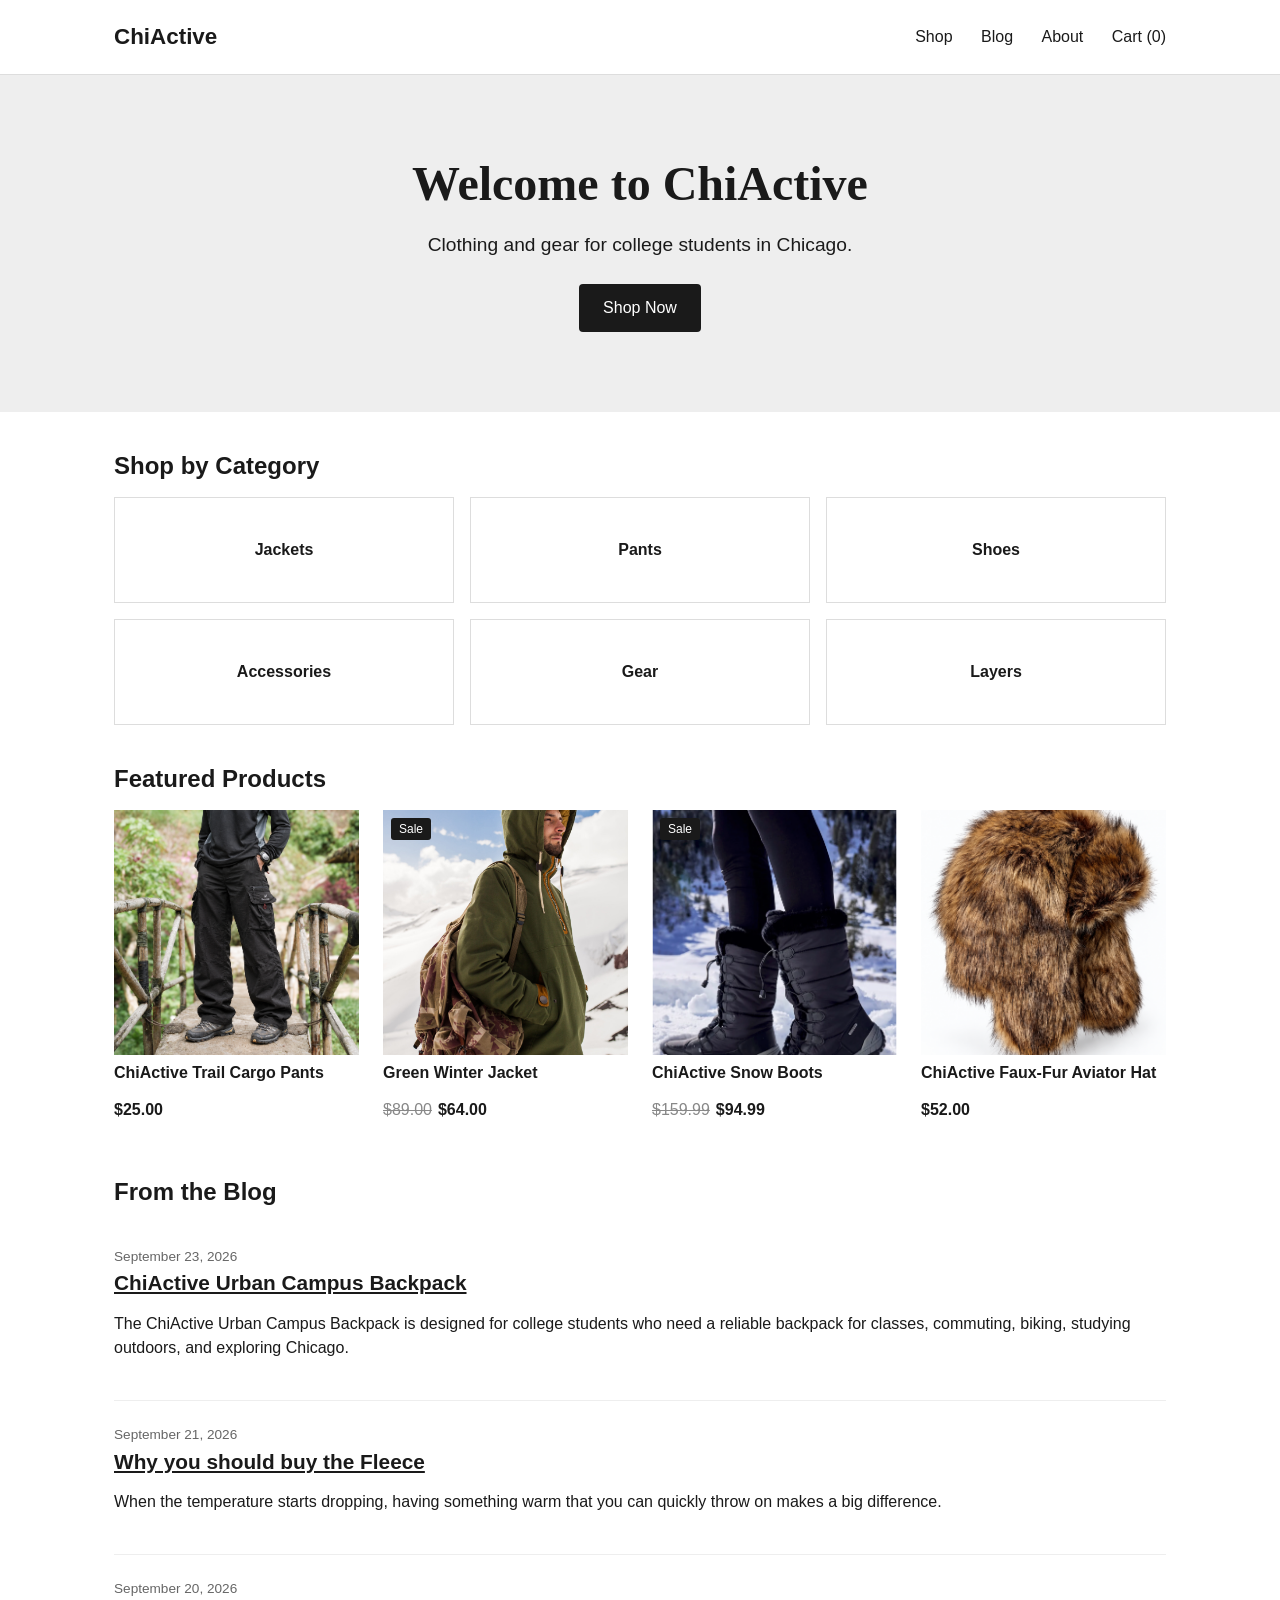
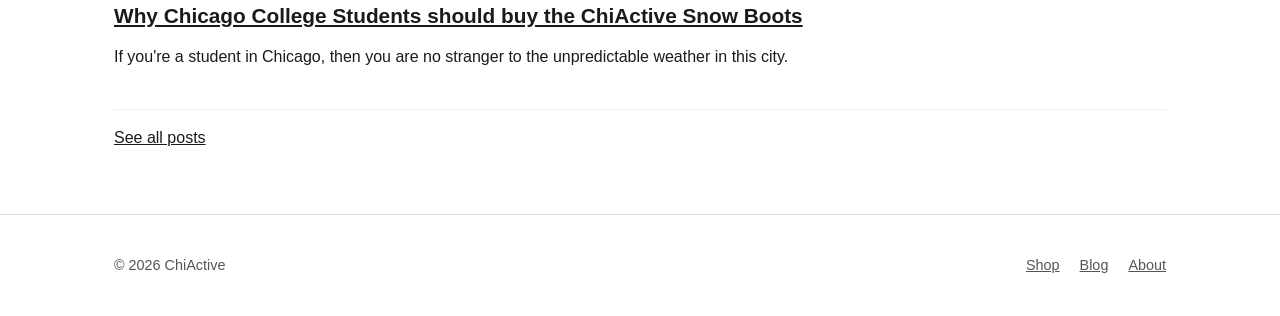
<file: designs/website-design-par/starter-site/index.html>
<!DOCTYPE html>
<html lang="en">
<head>
<meta charset="UTF-8">
<meta name="viewport" content="width=device-width, initial-scale=1">
<title>ChiActive</title>
<link rel="stylesheet" href="styles.css">
</head>
<body>

<header class="site-header">
  <div class="container">
    <a class="site-title" href="index.html">ChiActive</a>
    <nav class="site-nav">
      <a href="shop.html">Shop</a>
      <a href="blog/index.html">Blog</a>
      <a href="about.html">About</a>
      <a href="#">Cart (0)</a>
    </nav>
  </div>
</header>

<section class="hero">
  <div class="container">
    <h1>Welcome to ChiActive</h1>
    <p>Clothing and gear for college students in Chicago.</p>
    <a class="btn" href="shop.html">Shop Now</a>
  </div>
</section>

<main class="container">

  <h2>Shop by Category</h2>
  <div class="tiles">
    <a class="tile" href="jackets/index.html">Jackets</a>
    <a class="tile" href="pants/index.html">Pants</a>
    <a class="tile" href="#">Shoes</a>
    <a class="tile" href="#">Accessories</a>
    <a class="tile" href="#">Gear</a>
    <a class="tile" href="#">Layers</a>
  </div>

  <h2>Featured Products</h2>
  <div class="product-grid">
    <div class="product-card">
      <a href="pants/chiactive-trail-cargo-pants.html">
        <img src="images/d8fe858e-eb62-4d03-a595-571e5113690c.png" alt="ChiActive Trail Cargo Pants">
        <h3>ChiActive Trail Cargo Pants</h3>
        <p class="price">$25.00</p>
      </a>
    </div>
    <div class="product-card">
      <span class="badge-sale">Sale</span>
      <a href="jackets/index.html">
        <img src="images/young-hipster-man-hiking-mountains-winter-vacation-traveling-scaled.jpg" alt="Green Winter Jacket">
        <h3>Green Winter Jacket</h3>
        <p class="price"><span class="price-old">$89.00</span>$64.00</p>
      </a>
    </div>
    <div class="product-card">
      <span class="badge-sale">Sale</span>
      <a href="#">
        <img src="images/Screenshot-2026-09-16-at-8.33.54-AM.png" alt="ChiActive Snow Boots">
        <h3>ChiActive Snow Boots</h3>
        <p class="price"><span class="price-old">$159.99</span>$94.99</p>
      </a>
    </div>
    <div class="product-card">
      <a href="#">
        <img src="images/chi-active-aviator-hat-2.png" alt="ChiActive Faux-Fur Aviator Hat">
        <h3>ChiActive Faux-Fur Aviator Hat</h3>
        <p class="price">$52.00</p>
      </a>
    </div>
  </div>

  <h2>From the Blog</h2>
  <div class="post-list">
    <article class="no-image">
      <div>
        <p class="post-meta">September 23, 2026</p>
        <h2><a href="blog/chiactive-urban-campus-backpack.html">ChiActive Urban Campus Backpack</a></h2>
        <p>The ChiActive Urban Campus Backpack is designed for college students who need a reliable backpack for classes, commuting, biking, studying outdoors, and exploring Chicago.</p>
      </div>
    </article>
    <article class="no-image">
      <div>
        <p class="post-meta">September 21, 2026</p>
        <h2><a href="#">Why you should buy the Fleece</a></h2>
        <p>When the temperature starts dropping, having something warm that you can quickly throw on makes a big difference.</p>
      </div>
    </article>
    <article class="no-image">
      <div>
        <p class="post-meta">September 20, 2026</p>
        <h2><a href="#">Why Chicago College Students should buy the ChiActive Snow Boots</a></h2>
        <p>If you're a student in Chicago, then you are no stranger to the unpredictable weather in this city.</p>
      </div>
    </article>
  </div>
  <p><a href="blog/index.html">See all posts</a></p>

</main>

<footer class="site-footer">
  <div class="container">
    <div>&copy; 2026 ChiActive</div>
    <div>
      <a href="shop.html">Shop</a>
      <a href="blog/index.html">Blog</a>
      <a href="about.html">About</a>
    </div>
  </div>
</footer>

</body>
</html>
</file>
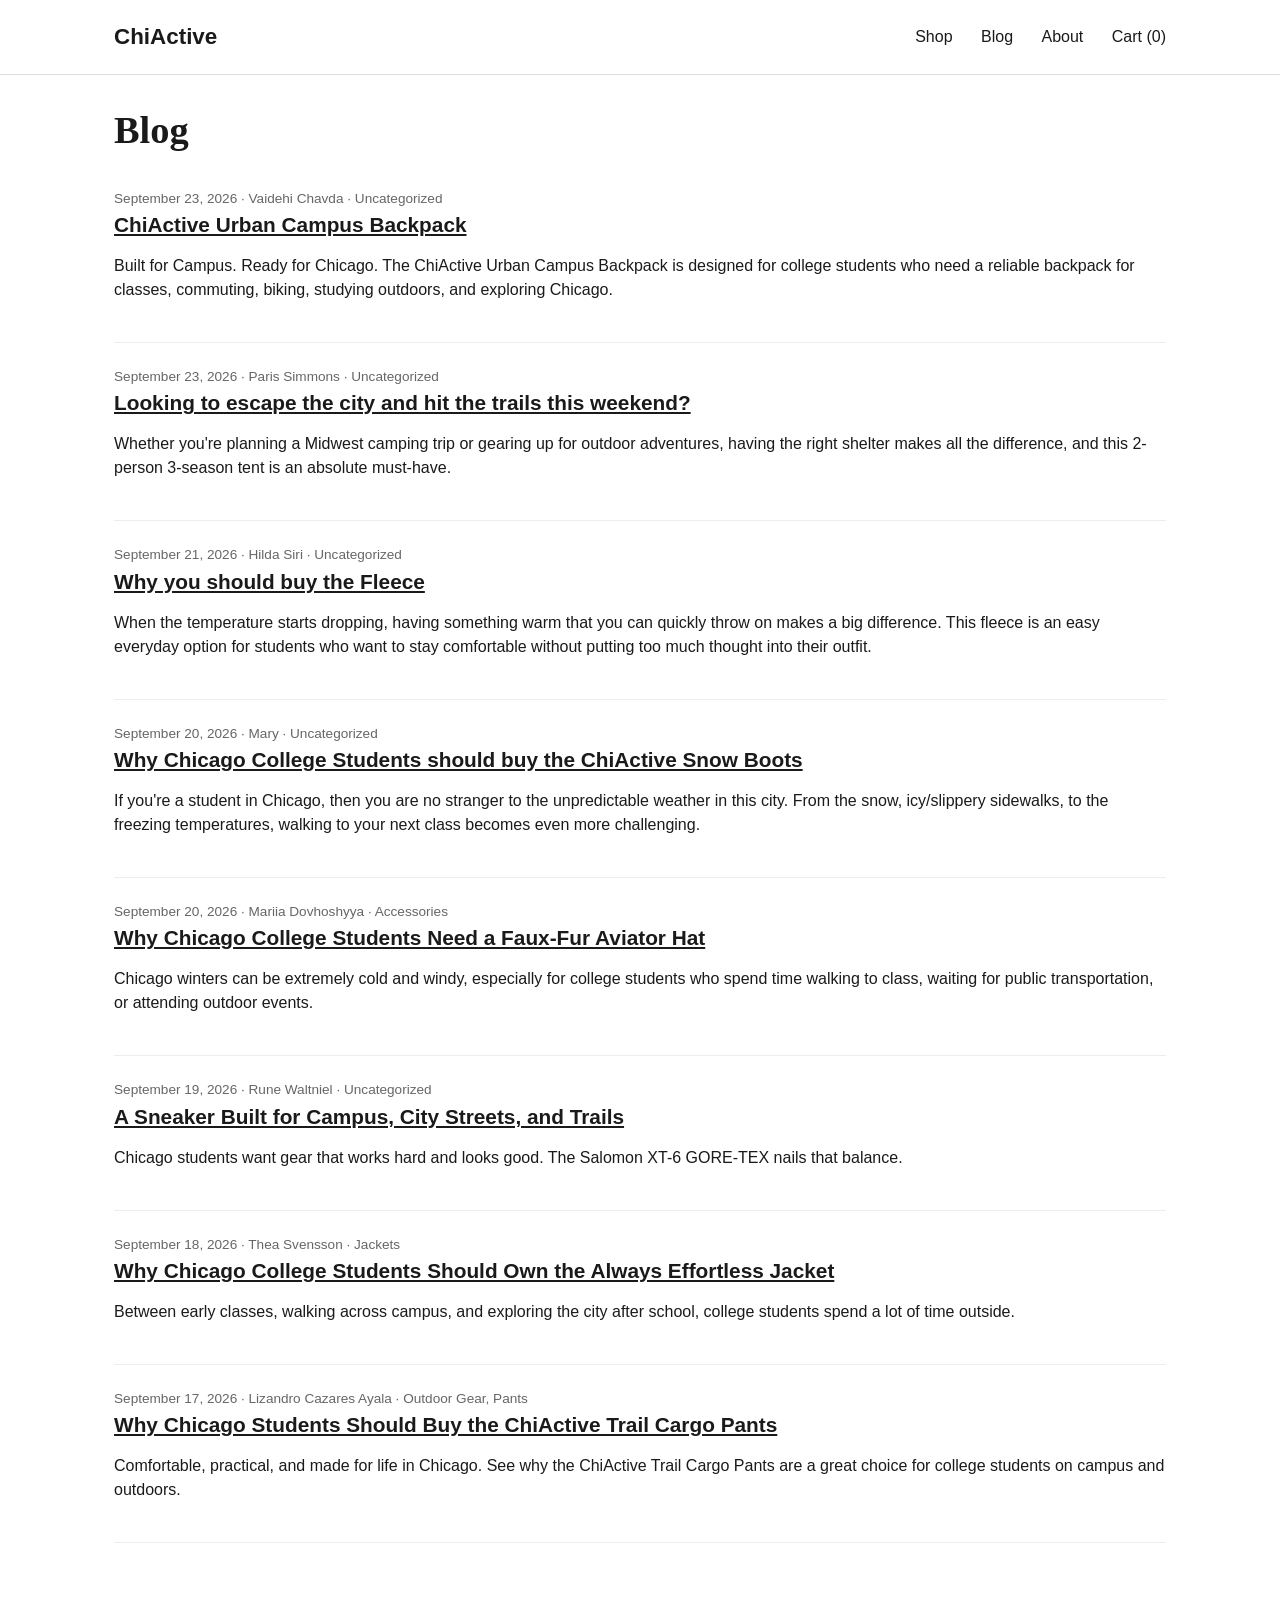
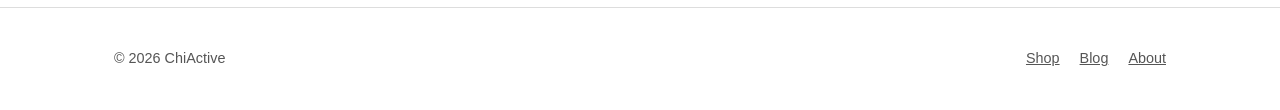
<file: designs/website-design-par/starter-site/blog/index.html>
<!DOCTYPE html>
<html lang="en">
<head>
<meta charset="UTF-8">
<meta name="viewport" content="width=device-width, initial-scale=1">
<title>Blog | ChiActive</title>
<link rel="stylesheet" href="../styles.css">
</head>
<body>

<header class="site-header">
  <div class="container">
    <a class="site-title" href="../index.html">ChiActive</a>
    <nav class="site-nav">
      <a href="../shop.html">Shop</a>
      <a href="../blog/index.html">Blog</a>
      <a href="../about.html">About</a>
      <a href="#">Cart (0)</a>
    </nav>
  </div>
</header>

<main class="container">
  <h1>Blog</h1>

  <div class="post-list">

    <article class="no-image">
      <div>
        <p class="post-meta">September 23, 2026 &middot; Vaidehi Chavda &middot; Uncategorized</p>
        <h2><a href="chiactive-urban-campus-backpack.html">ChiActive Urban Campus Backpack</a></h2>
        <p>Built for Campus. Ready for Chicago. The ChiActive Urban Campus Backpack is designed for college students who need a reliable backpack for classes, commuting, biking, studying outdoors, and exploring Chicago.</p>
      </div>
    </article>

    <article class="no-image">
      <div>
        <p class="post-meta">September 23, 2026 &middot; Paris Simmons &middot; Uncategorized</p>
        <h2><a href="#">Looking to escape the city and hit the trails this weekend?</a></h2>
        <p>Whether you're planning a Midwest camping trip or gearing up for outdoor adventures, having the right shelter makes all the difference, and this 2-person 3-season tent is an absolute must-have.</p>
      </div>
    </article>

    <article class="no-image">
      <div>
        <p class="post-meta">September 21, 2026 &middot; Hilda Siri &middot; Uncategorized</p>
        <h2><a href="#">Why you should buy the Fleece</a></h2>
        <p>When the temperature starts dropping, having something warm that you can quickly throw on makes a big difference. This fleece is an easy everyday option for students who want to stay comfortable without putting too much thought into their outfit.</p>
      </div>
    </article>

    <article class="no-image">
      <div>
        <p class="post-meta">September 20, 2026 &middot; Mary &middot; Uncategorized</p>
        <h2><a href="#">Why Chicago College Students should buy the ChiActive Snow Boots</a></h2>
        <p>If you're a student in Chicago, then you are no stranger to the unpredictable weather in this city. From the snow, icy/slippery sidewalks, to the freezing temperatures, walking to your next class becomes even more challenging.</p>
      </div>
    </article>

    <article class="no-image">
      <div>
        <p class="post-meta">September 20, 2026 &middot; Mariia Dovhoshyya &middot; Accessories</p>
        <h2><a href="#">Why Chicago College Students Need a Faux-Fur Aviator Hat</a></h2>
        <p>Chicago winters can be extremely cold and windy, especially for college students who spend time walking to class, waiting for public transportation, or attending outdoor events.</p>
      </div>
    </article>

    <article class="no-image">
      <div>
        <p class="post-meta">September 19, 2026 &middot; Rune Waltniel &middot; Uncategorized</p>
        <h2><a href="#">A Sneaker Built for Campus, City Streets, and Trails</a></h2>
        <p>Chicago students want gear that works hard and looks good. The Salomon XT-6 GORE-TEX nails that balance.</p>
      </div>
    </article>

    <article class="no-image">
      <div>
        <p class="post-meta">September 18, 2026 &middot; Thea Svensson &middot; Jackets</p>
        <h2><a href="#">Why Chicago College Students Should Own the Always Effortless Jacket</a></h2>
        <p>Between early classes, walking across campus, and exploring the city after school, college students spend a lot of time outside.</p>
      </div>
    </article>

    <article class="no-image">
      <div>
        <p class="post-meta">September 17, 2026 &middot; Lizandro Cazares Ayala &middot; Outdoor Gear, Pants</p>
        <h2><a href="#">Why Chicago Students Should Buy the ChiActive Trail Cargo Pants</a></h2>
        <p>Comfortable, practical, and made for life in Chicago. See why the ChiActive Trail Cargo Pants are a great choice for college students on campus and outdoors.</p>
      </div>
    </article>

  </div>
</main>

<footer class="site-footer">
  <div class="container">
    <div>&copy; 2026 ChiActive</div>
    <div>
      <a href="../shop.html">Shop</a>
      <a href="../blog/index.html">Blog</a>
      <a href="../about.html">About</a>
    </div>
  </div>
</footer>

</body>
</html>
</file>
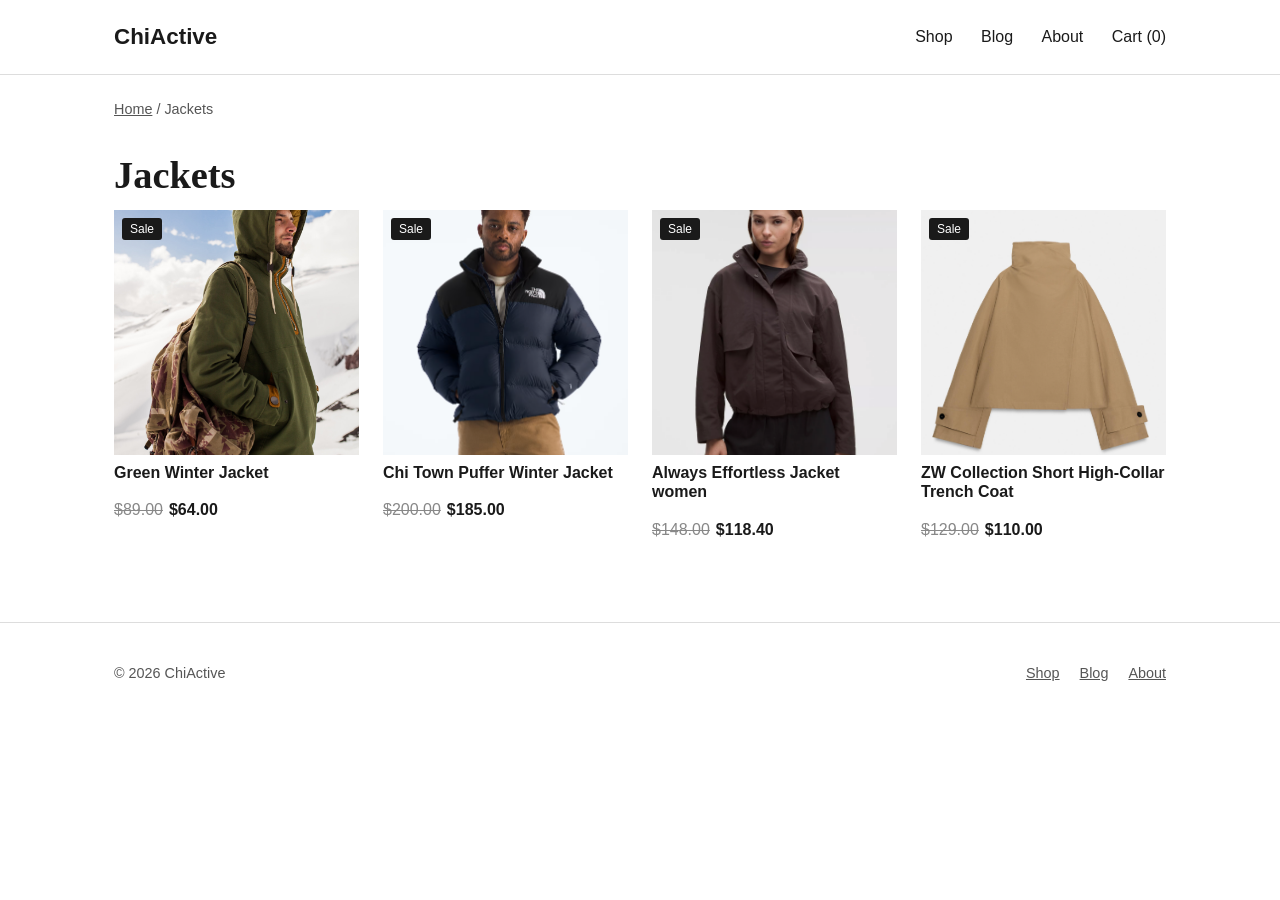
<file: designs/website-design-par/starter-site/jackets/index.html>
<!DOCTYPE html>
<html lang="en">
<head>
<meta charset="UTF-8">
<meta name="viewport" content="width=device-width, initial-scale=1">
<title>Jackets | ChiActive</title>
<link rel="stylesheet" href="../styles.css">
</head>
<body>

<header class="site-header">
  <div class="container">
    <a class="site-title" href="../index.html">ChiActive</a>
    <nav class="site-nav">
      <a href="../shop.html">Shop</a>
      <a href="../blog/index.html">Blog</a>
      <a href="../about.html">About</a>
      <a href="#">Cart (0)</a>
    </nav>
  </div>
</header>

<main class="container">
  <p class="breadcrumb"><a href="../index.html">Home</a> / Jackets</p>
  <h1>Jackets</h1>

  <div class="product-grid">
    <div class="product-card">
      <span class="badge-sale">Sale</span>
      <a href="#">
        <img src="../images/young-hipster-man-hiking-mountains-winter-vacation-traveling-scaled.jpg" alt="Green Winter Jacket">
        <h3>Green Winter Jacket</h3>
        <p class="price"><span class="price-old">$89.00</span>$64.00</p>
      </a>
    </div>
    <div class="product-card">
      <span class="badge-sale">Sale</span>
      <a href="#">
        <img src="../images/Screenshot-2026-09-16-at-8.30.52-AM.png" alt="Chi Town Puffer Winter Jacket">
        <h3>Chi Town Puffer Winter Jacket</h3>
        <p class="price"><span class="price-old">$200.00</span>$185.00</p>
      </a>
    </div>
    <div class="product-card">
      <span class="badge-sale">Sale</span>
      <a href="#">
        <img src="../images/Skarmavbild-2026-09-16-kl.-08.30.03.png" alt="Always Effortless Jacket women">
        <h3>Always Effortless Jacket women</h3>
        <p class="price"><span class="price-old">$148.00</span>$118.40</p>
      </a>
    </div>
    <div class="product-card">
      <span class="badge-sale">Sale</span>
      <a href="#">
        <img src="../images/Screenshot-2026-09-16-at-08.26.32.png" alt="ZW Collection Short High-Collar Trench Coat">
        <h3>ZW Collection Short High-Collar Trench Coat</h3>
        <p class="price"><span class="price-old">$129.00</span>$110.00</p>
      </a>
    </div>
  </div>
</main>

<footer class="site-footer">
  <div class="container">
    <div>&copy; 2026 ChiActive</div>
    <div>
      <a href="../shop.html">Shop</a>
      <a href="../blog/index.html">Blog</a>
      <a href="../about.html">About</a>
    </div>
  </div>
</footer>

</body>
</html>
</file>
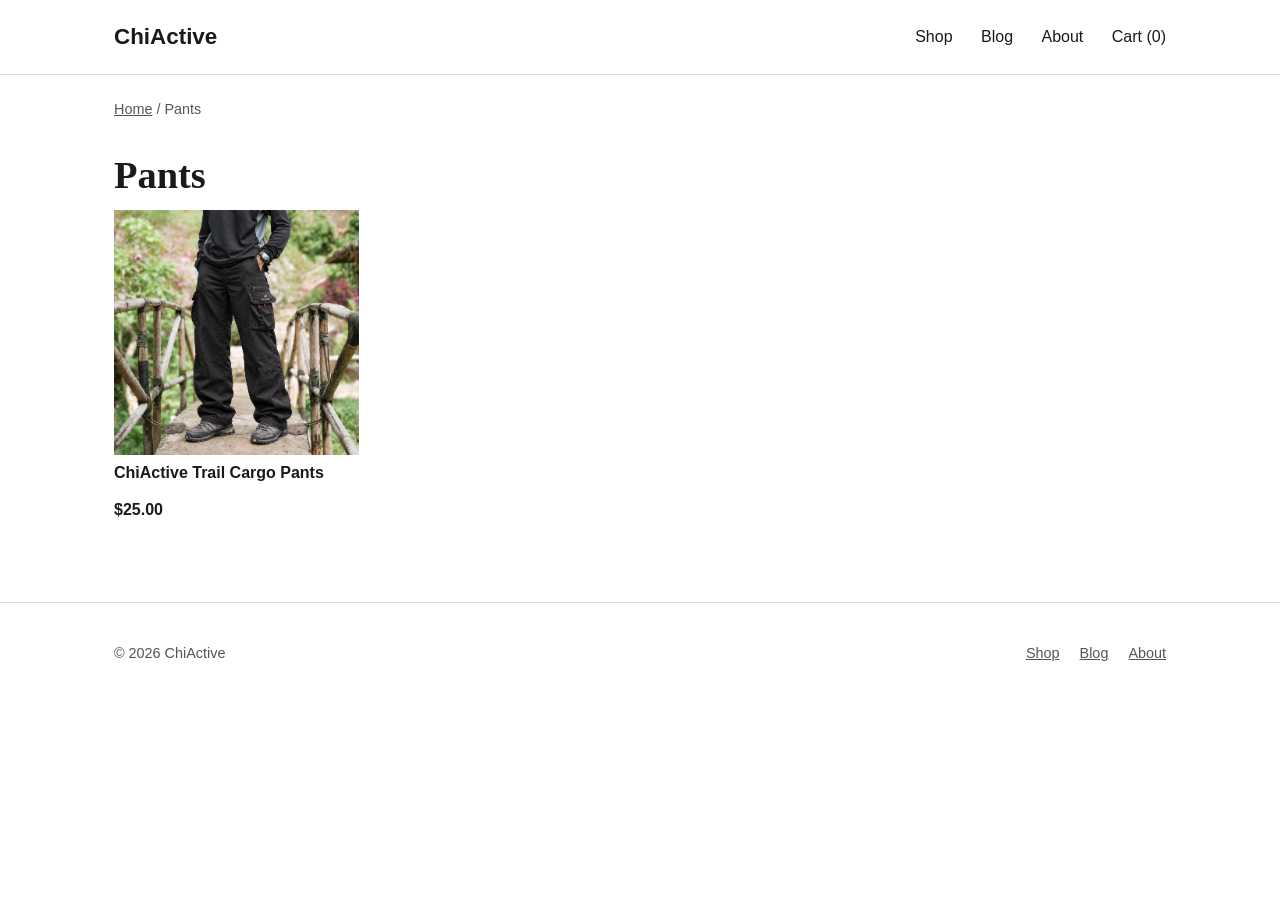
<file: designs/website-design-par/starter-site/pants/index.html>
<!DOCTYPE html>
<html lang="en">
<head>
<meta charset="UTF-8">
<meta name="viewport" content="width=device-width, initial-scale=1">
<title>Pants | ChiActive</title>
<link rel="stylesheet" href="../styles.css">
</head>
<body>

<header class="site-header">
  <div class="container">
    <a class="site-title" href="../index.html">ChiActive</a>
    <nav class="site-nav">
      <a href="../shop.html">Shop</a>
      <a href="../blog/index.html">Blog</a>
      <a href="../about.html">About</a>
      <a href="#">Cart (0)</a>
    </nav>
  </div>
</header>

<main class="container">
  <p class="breadcrumb"><a href="../index.html">Home</a> / Pants</p>
  <h1>Pants</h1>

  <div class="product-grid">
    <div class="product-card">
      <a href="chiactive-trail-cargo-pants.html">
        <img src="../images/d8fe858e-eb62-4d03-a595-571e5113690c.png" alt="ChiActive Trail Cargo Pants">
        <h3>ChiActive Trail Cargo Pants</h3>
        <p class="price">$25.00</p>
      </a>
    </div>
  </div>
</main>

<footer class="site-footer">
  <div class="container">
    <div>&copy; 2026 ChiActive</div>
    <div>
      <a href="../shop.html">Shop</a>
      <a href="../blog/index.html">Blog</a>
      <a href="../about.html">About</a>
    </div>
  </div>
</footer>

</body>
</html>
</file>
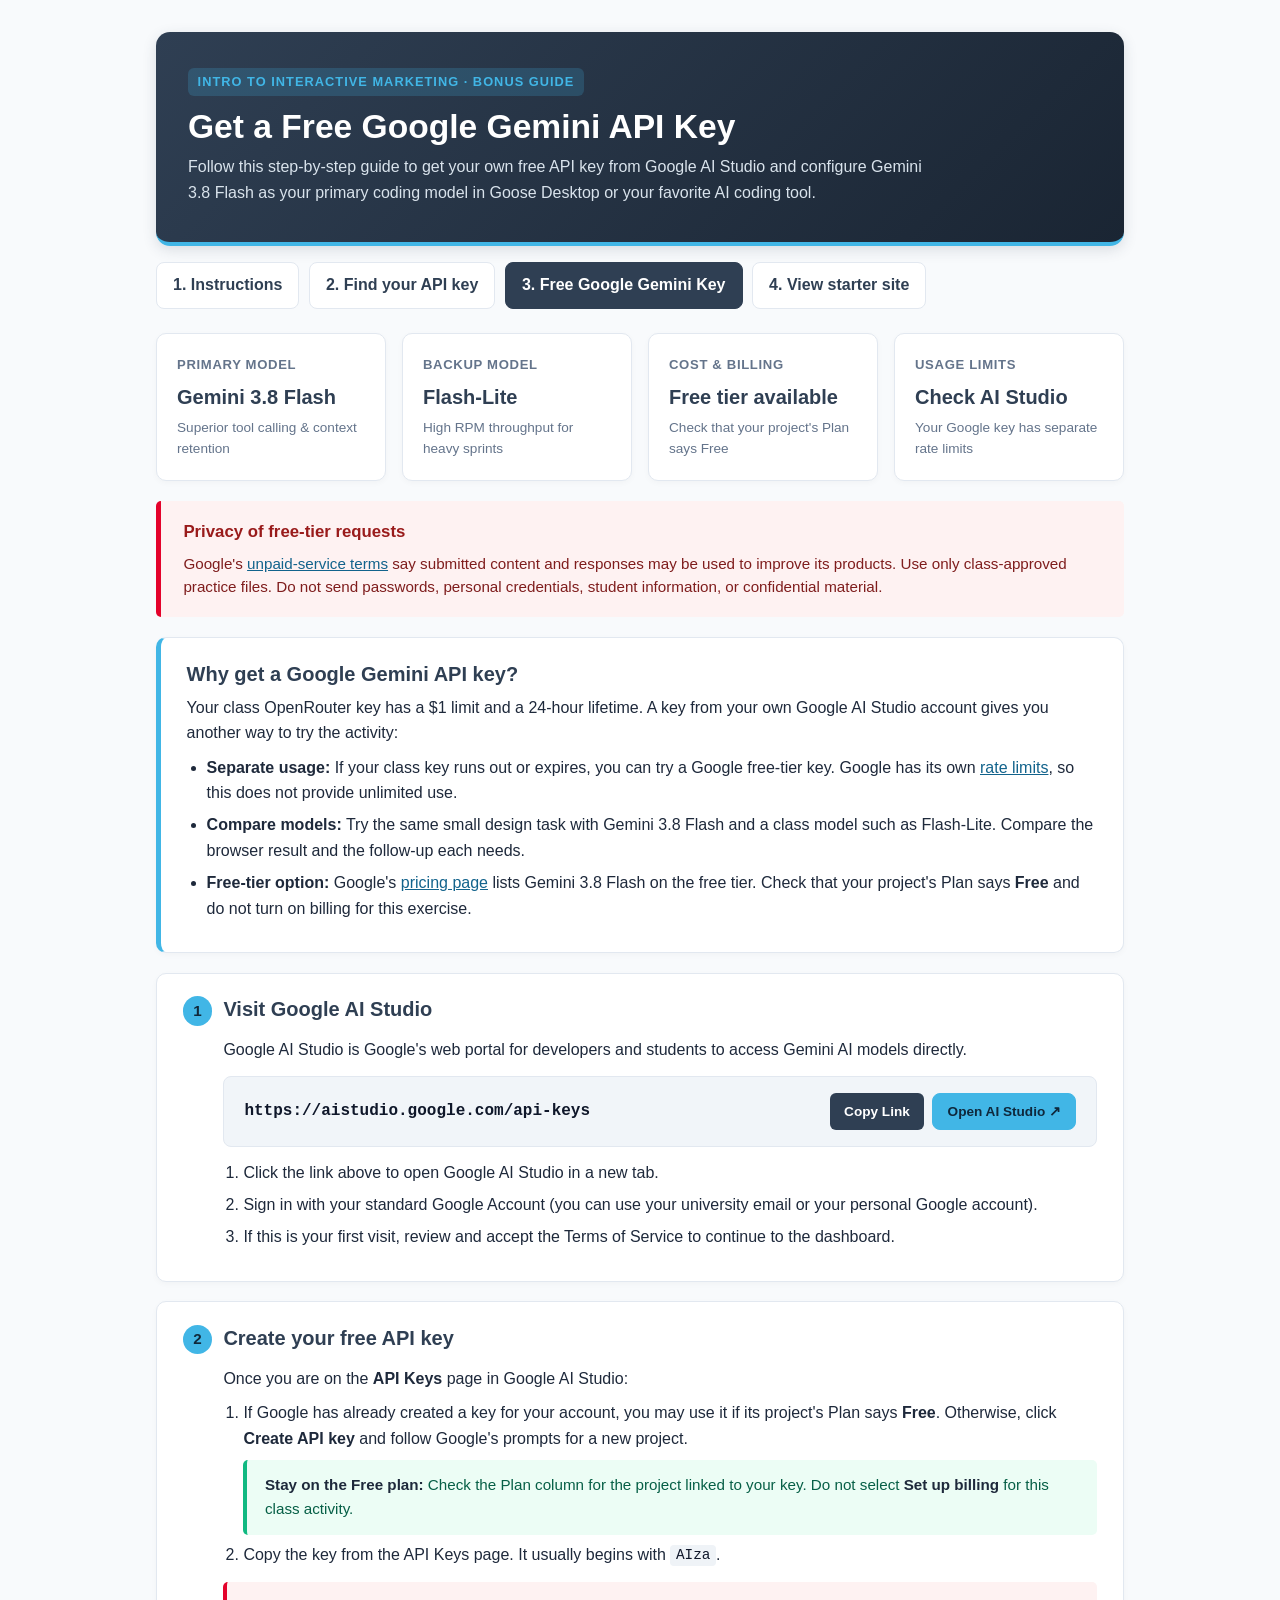
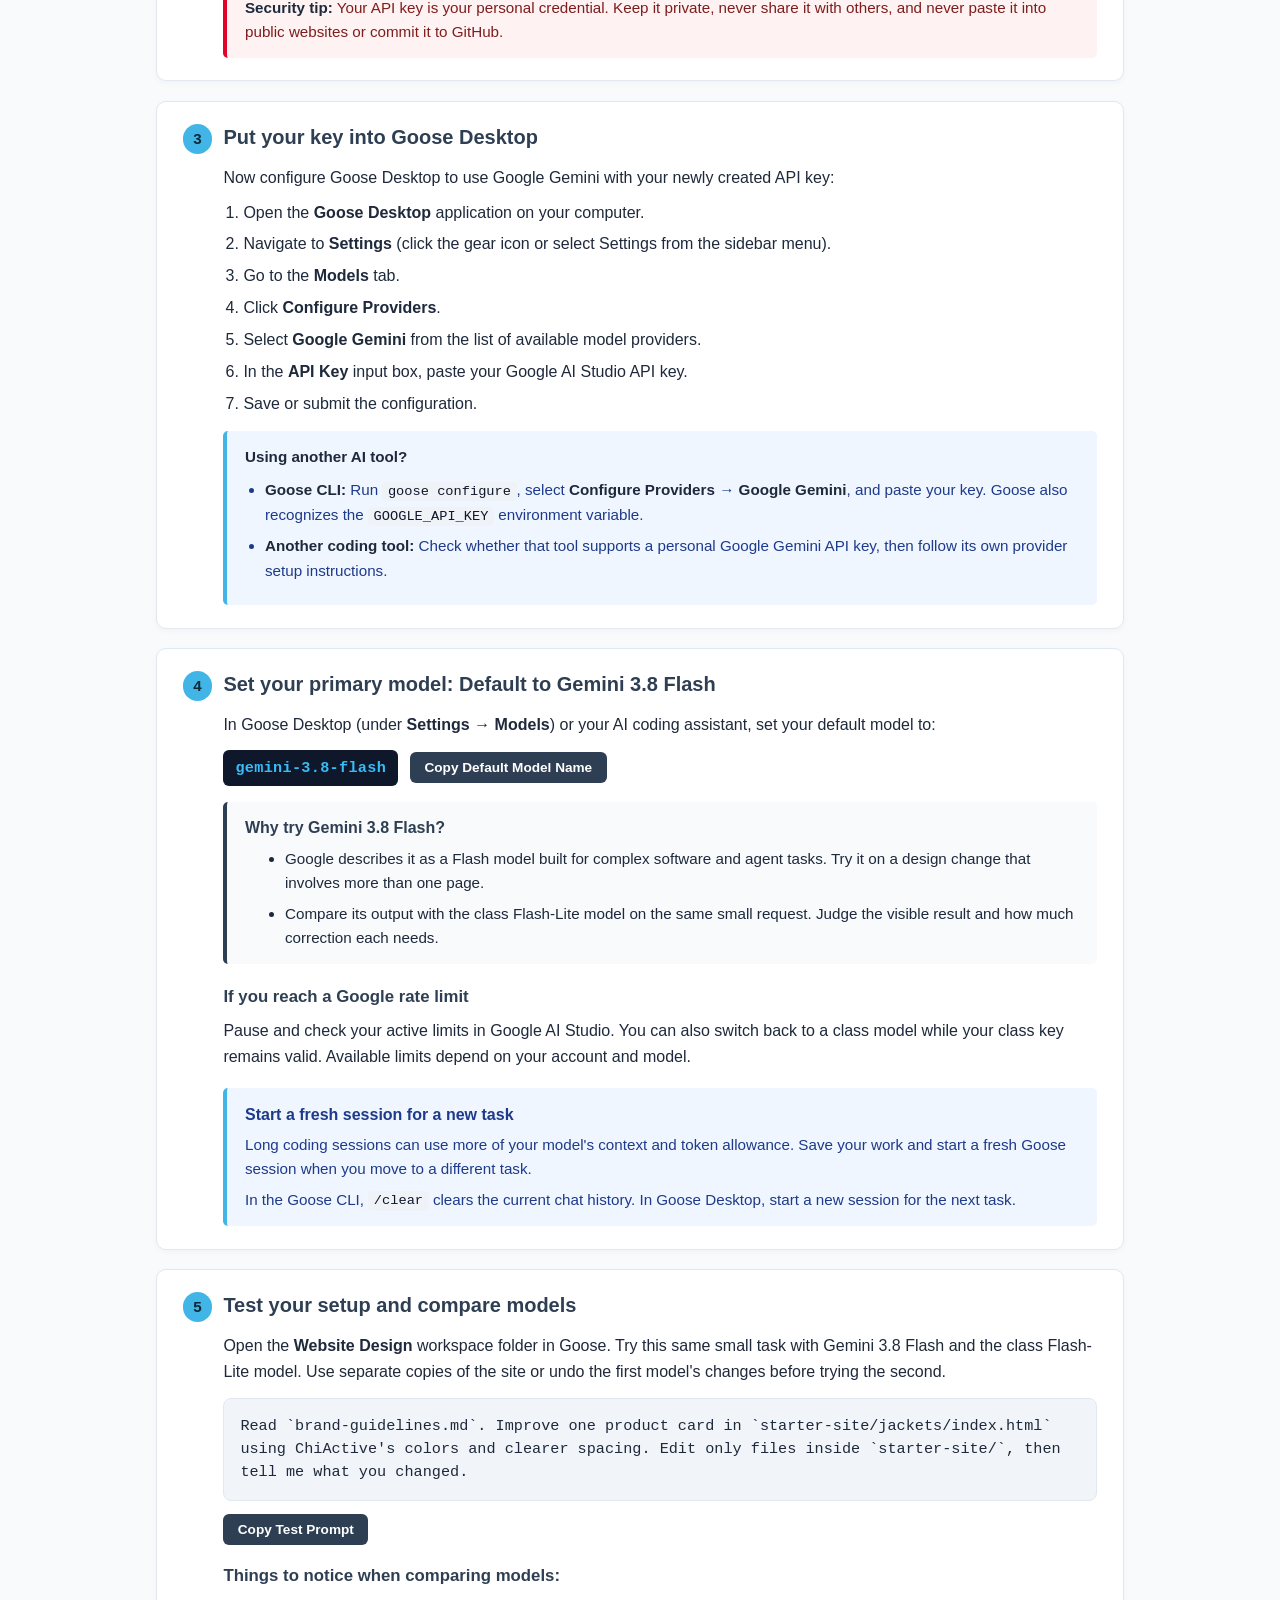
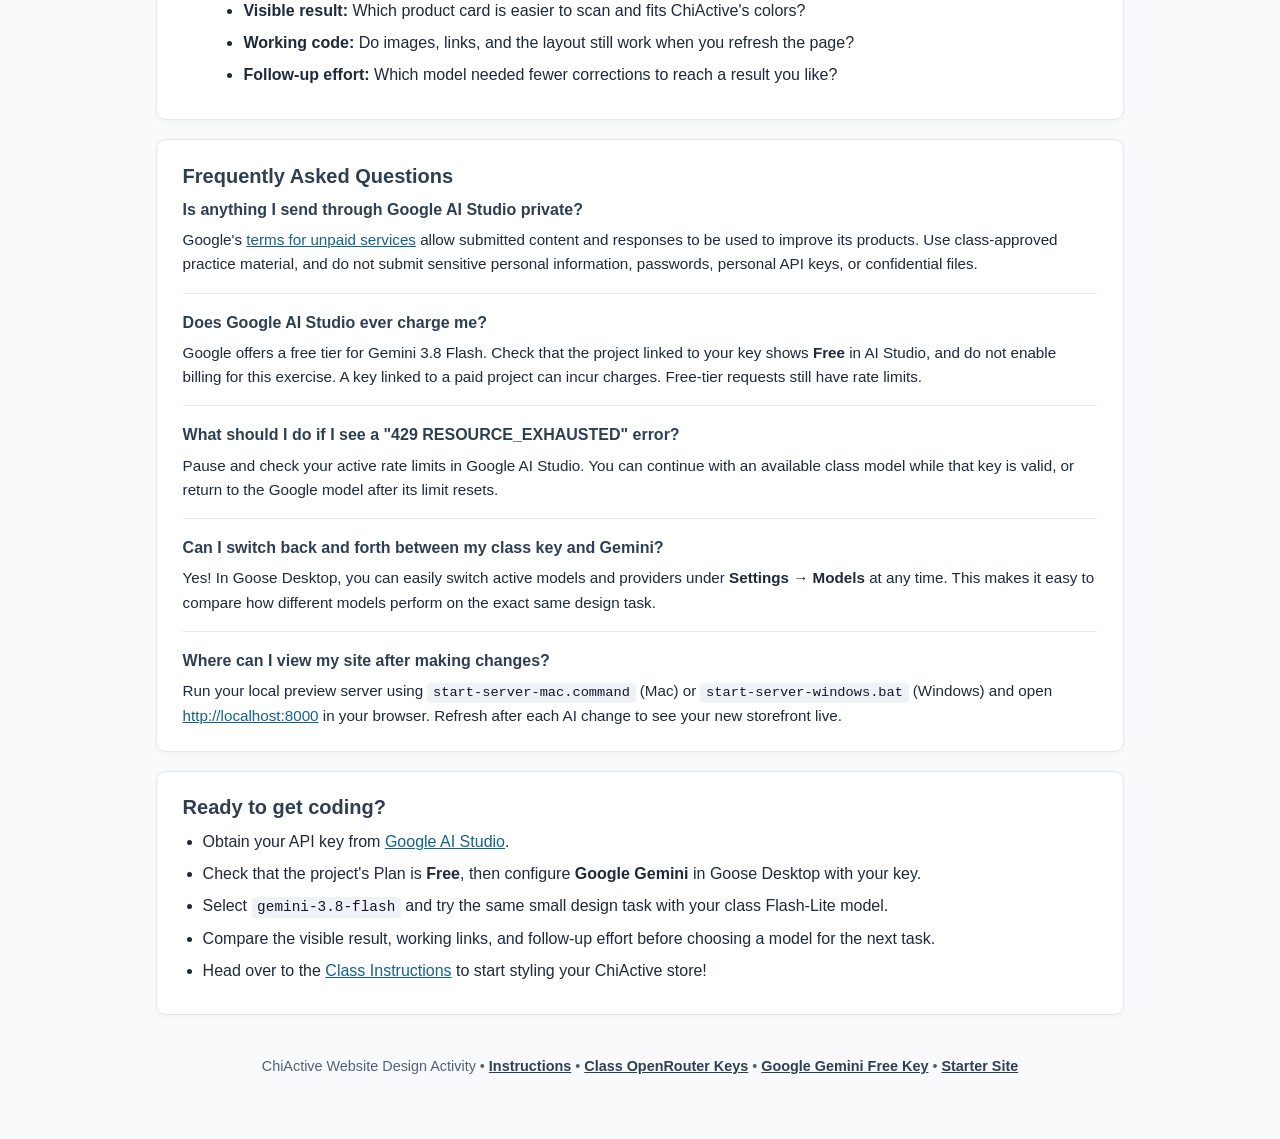
<file: designs/website-design-par/gemini-api-key.html>
<!DOCTYPE html>
<html lang="en">
<head>
  <meta charset="UTF-8">
  <meta name="viewport" content="width=device-width, initial-scale=1.0">
  <title>Get a Free Google Gemini API Key — ChiActive Website Design</title>
  <style>
    :root {
      --primary: #41B6E6;
      --secondary: #2F3F53;
      --accent: #E4022B;
      --accent-light: #F5E7BE;
      --bg: #F8FAFC;
      --surface: #FFFFFF;
      --border: #E2E8F0;
      --text: #1E293B;
      --muted: #526175;
      --text-muted: #64748B;
      --success: #10B981;
      --warning-bg: #FFFBEB;
      --warning-border: #FCD34D;
      --warning-text: #92400E;
    }
    * { box-sizing: border-box; }
    html { scroll-behavior: smooth; }
    body {
      margin: 0;
      background: var(--bg);
      color: var(--text);
      font: 16px/1.6 -apple-system, BlinkMacSystemFont, "Segoe UI", Roboto, Helvetica, Arial, sans-serif;
    }
    a { color: #12638c; }
    a:focus-visible, button:focus-visible { outline: 3px solid var(--accent); outline-offset: 3px; }
    .container { max-width: 1000px; margin: auto; padding: 2rem 1rem 4rem; }
    header {
      background: linear-gradient(135deg, var(--secondary), #1A2533);
      border-bottom: 4px solid var(--primary);
      border-radius: 14px;
      box-shadow: 0 4px 14px rgba(47, 63, 83, .15);
      color: white;
      padding: 2.25rem 2rem;
    }
    .tag {
      display: inline-block;
      margin-bottom: .65rem;
      padding: .25rem .6rem;
      border-radius: 6px;
      background: rgba(65, 182, 230, .2);
      color: var(--primary);
      font-size: .8rem;
      font-weight: 700;
      letter-spacing: .08em;
      text-transform: uppercase;
    }
    h1 { margin: 0 0 .45rem; font-size: clamp(1.65rem, 4vw, 2.1rem); line-height: 1.2; }
    header p { max-width: 760px; margin: 0; color: #D9E3EC; }
    .nav {
      display: flex;
      flex-wrap: wrap;
      gap: .6rem;
      margin: 1rem 0 1.5rem;
    }
    .nav a, .button {
      display: inline-flex;
      align-items: center;
      justify-content: center;
      min-height: 44px;
      padding: .62rem 1rem;
      border: 1px solid var(--border);
      border-radius: 8px;
      background: white;
      color: var(--secondary);
      font: inherit;
      font-weight: 700;
      text-decoration: none;
      cursor: pointer;
      transition: all 0.15s ease;
    }
    .nav a[aria-current="page"], .button.primary {
      border-color: var(--secondary);
      background: var(--secondary);
      color: white;
    }
    .nav a:hover, .button:hover { box-shadow: 0 2px 8px rgba(47, 63, 83, .14); }
    .button.primary:hover { background: #1A2533; }
    .button.accent {
      background: var(--primary);
      color: #0F283C;
      border-color: var(--primary);
      font-weight: 800;
    }
    .button.accent:hover {
      background: #33a5d6;
    }

    .info-grid {
      display: grid;
      grid-template-columns: repeat(auto-fit, minmax(220px, 1fr));
      gap: 1rem;
      margin: 1.25rem 0;
    }
    .info-card {
      background: var(--surface);
      border: 1px solid var(--border);
      border-radius: 10px;
      padding: 1.25rem;
      box-shadow: 0 2px 6px rgba(0,0,0,0.03);
    }
    .info-card h3 {
      font-size: 0.82rem;
      text-transform: uppercase;
      color: var(--text-muted);
      letter-spacing: 0.05em;
      margin: 0 0 0.35rem;
    }
    .info-card .val {
      font-size: 1.25rem;
      font-weight: 700;
      color: var(--secondary);
    }
    .info-card .sub {
      font-size: 0.85rem;
      color: var(--text-muted);
      margin-top: 0.25rem;
    }

    .intro, .step, .checklist, .faq-box {
      margin: 1.2rem 0;
      padding: 1.4rem 1.6rem;
      border: 1px solid var(--border);
      border-radius: 10px;
      background: var(--surface);
      box-shadow: 0 2px 6px rgba(0, 0, 0, .03);
    }
    .intro { border-left: 5px solid var(--primary); }
    .intro p, .step p { margin: .45rem 0 0; }
    h2 { margin: 0 0 .5rem; color: var(--secondary); font-size: 1.25rem; line-height: 1.3; }
    h3 { margin: 1.1rem 0 .3rem; color: var(--secondary); font-size: 1.05rem; }
    .step-title { display: flex; align-items: flex-start; gap: .7rem; }
    .number {
      flex: none;
      display: grid;
      place-items: center;
      width: 1.85rem;
      height: 1.85rem;
      border-radius: 50%;
      background: var(--primary);
      color: #10283a;
      font-weight: 800;
      font-size: 0.95rem;
    }
    .step-content { margin-left: 2.55rem; }
    ul, ol { padding-left: 1.25rem; margin: .55rem 0; }
    li + li { margin-top: .4rem; }
    code, .code-snippet {
      font-family: ui-monospace, SFMono-Regular, Menlo, Monaco, Consolas, monospace;
    }
    code {
      padding: .15rem .35rem;
      border-radius: 4px;
      background: #EFF3F7;
      color: #0F172A;
      font-size: 0.9em;
      overflow-wrap: anywhere;
    }
    .model-badge {
      display: inline-block;
      background: #0F172A;
      color: #38BDF8;
      font-family: ui-monospace, SFMono-Regular, Menlo, Monaco, Consolas, monospace;
      font-size: 0.95rem;
      font-weight: 700;
      padding: 0.35rem 0.75rem;
      border-radius: 6px;
      letter-spacing: 0.02em;
    }
    .note {
      margin-top: .9rem;
      padding: .85rem 1.1rem;
      border-left: 4px solid var(--primary);
      border-radius: 5px;
      background: #EFF6FF;
      color: #1E3A8A;
      font-size: 0.95rem;
    }
    .note strong { color: #1E293B; }
    .note-warning {
      border-left-color: var(--accent);
      background: #FEF2F2;
      color: #7F1D1D;
    }
    .note-success {
      border-left-color: var(--success);
      background: #ECFDF5;
      color: #065F46;
    }

    .key-callout {
      background: #F1F5F9;
      border: 1px solid var(--border);
      border-radius: 8px;
      padding: 1rem 1.25rem;
      margin: 0.85rem 0;
      display: flex;
      flex-wrap: wrap;
      align-items: center;
      justify-content: space-between;
      gap: 0.75rem;
    }
    .key-callout .url {
      font-family: ui-monospace, SFMono-Regular, Menlo, Monaco, monospace;
      font-size: 1rem;
      font-weight: 600;
      color: #0F172A;
    }

    .btn-copy {
      background: var(--secondary);
      color: white;
      border: none;
      padding: 0.5rem 0.9rem;
      border-radius: 6px;
      font-size: 0.85rem;
      font-weight: 700;
      cursor: pointer;
      display: inline-flex;
      align-items: center;
      gap: 0.35rem;
      transition: background-color 0.15s, transform 0.1s;
      white-space: nowrap;
    }
    .btn-copy:hover { background: #1E293B; }
    .btn-copy:active { transform: scale(0.97); }
    .btn-copy.copied { background: var(--success); }

    .faq-item {
      margin-top: 1rem;
      padding-top: 1rem;
      border-top: 1px solid var(--border);
    }
    .faq-item:first-of-type {
      margin-top: 0.5rem;
      padding-top: 0;
      border-top: none;
    }
    .faq-item h3 {
      margin: 0 0 0.35rem;
      font-size: 1rem;
      color: var(--secondary);
    }
    .faq-item p { margin: 0; font-size: 0.95rem; }

    footer { margin-top: 2.5rem; color: var(--muted); text-align: center; font-size: .9rem; }
    footer a { color: var(--secondary); font-weight: 600; }

    @media (max-width: 600px) {
      .container { padding-top: 1rem; }
      header { padding: 1.5rem 1.2rem; }
      .intro, .step, .checklist, .faq-box { padding: 1.15rem; }
      .step-content { margin-left: 0; }
      .nav a { flex: 1 1 auto; }
      .key-callout { flex-direction: column; align-items: flex-start; }
    }
  </style>
</head>
<body>
  <div class="container">
    <header>
      <span class="tag">Intro to Interactive Marketing · Bonus Guide</span>
      <h1>Get a Free Google Gemini API Key</h1>
      <p>Follow this step-by-step guide to get your own free API key from Google AI Studio and configure Gemini 3.8 Flash as your primary coding model in Goose Desktop or your favorite AI coding tool.</p>
    </header>

    <nav class="nav" aria-label="Activity pages">
      <a href="instructions.html">1. Instructions</a>
      <a href="api-keys.html">2. Find your API key</a>
      <a href="gemini-api-key.html" aria-current="page">3. Free Google Gemini Key</a>
      <a href="starter-site/index.html">4. View starter site</a>
    </nav>

    <!-- Overview Highlights Grid -->
    <div class="info-grid">
      <div class="info-card">
        <h3>Primary Model</h3>
        <div class="val">Gemini 3.8 Flash</div>
        <div class="sub">Superior tool calling &amp; context retention</div>
      </div>
      <div class="info-card">
        <h3>Backup Model</h3>
        <div class="val">Flash-Lite</div>
        <div class="sub">High RPM throughput for heavy sprints</div>
      </div>
      <div class="info-card">
        <h3>Cost &amp; Billing</h3>
        <div class="val">Free tier available</div>
        <div class="sub">Check that your project's Plan says Free</div>
      </div>
      <div class="info-card">
        <h3>Usage Limits</h3>
        <div class="val">Check AI Studio</div>
        <div class="sub">Your Google key has separate rate limits</div>
      </div>
    </div>

    <!-- Privacy Warning Notice -->
    <div class="note note-warning" style="margin: 1.25rem 0; padding: 1.15rem 1.4rem; border-left: 5px solid var(--accent); background: #FEF2F2;">
      <h3 style="margin: 0 0 0.35rem; color: #991B1B; font-size: 1.05rem; display: flex; align-items: center; gap: 0.45rem;">
        Privacy of free-tier requests
      </h3>
      <p style="margin: 0; color: #7F1D1D; font-size: 0.95rem; line-height: 1.55;">
        Google's <a href="https://ai.google.dev/gemini-api/terms">unpaid-service terms</a> say submitted content and responses may be used to improve its products. Use only class-approved practice files. Do not send passwords, personal credentials, student information, or confidential material.
      </p>
    </div>

    <!-- Intro Box -->
    <section class="intro" aria-labelledby="why-heading">
      <h2 id="why-heading">Why get a Google Gemini API key?</h2>
      <p>Your class OpenRouter key has a $1 limit and a 24-hour lifetime. A key from your own Google AI Studio account gives you another way to try the activity:</p>
      <ul>
        <li><strong>Separate usage:</strong> If your class key runs out or expires, you can try a Google free-tier key. Google has its own <a href="https://ai.google.dev/gemini-api/docs/rate-limits">rate limits</a>, so this does not provide unlimited use.</li>
        <li><strong>Compare models:</strong> Try the same small design task with Gemini 3.8 Flash and a class model such as Flash-Lite. Compare the browser result and the follow-up each needs.</li>
        <li><strong>Free-tier option:</strong> Google's <a href="https://ai.google.dev/gemini-api/docs/pricing">pricing page</a> lists Gemini 3.8 Flash on the free tier. Check that your project's Plan says <strong>Free</strong> and do not turn on billing for this exercise.</li>
      </ul>
    </section>

    <main>
      <!-- Step 1 -->
      <section class="step" aria-labelledby="step-one">
        <div class="step-title">
          <span class="number">1</span>
          <h2 id="step-one">Visit Google AI Studio</h2>
        </div>
        <div class="step-content">
          <p>Google AI Studio is Google's web portal for developers and students to access Gemini AI models directly.</p>
          <div class="key-callout">
            <span class="url">https://aistudio.google.com/api-keys</span>
            <div style="display: flex; gap: 0.5rem; flex-wrap: wrap;">
              <button class="btn-copy" id="copy-url-btn" type="button" data-copy="https://aistudio.google.com/api-keys">Copy Link</button>
              <a href="https://aistudio.google.com/api-keys" target="_blank" rel="noopener noreferrer" class="button accent" style="min-height: 36px; padding: 0.4rem 0.9rem; font-size: 0.85rem;">Open AI Studio ↗</a>
            </div>
          </div>
          <ol>
            <li>Click the link above to open Google AI Studio in a new tab.</li>
            <li>Sign in with your standard Google Account (you can use your university email or your personal Google account).</li>
            <li>If this is your first visit, review and accept the Terms of Service to continue to the dashboard.</li>
          </ol>
        </div>
      </section>

      <!-- Step 2 -->
      <section class="step" aria-labelledby="step-two">
        <div class="step-title">
          <span class="number">2</span>
          <h2 id="step-two">Create your free API key</h2>
        </div>
        <div class="step-content">
          <p>Once you are on the <strong>API Keys</strong> page in Google AI Studio:</p>
          <ol>
            <li>If Google has already created a key for your account, you may use it if its project's Plan says <strong>Free</strong>. Otherwise, click <strong>Create API key</strong> and follow Google's prompts for a new project.
              <div class="note note-success" style="margin-top: 0.5rem;">
                <strong>Stay on the Free plan:</strong> Check the Plan column for the project linked to your key. Do not select <strong>Set up billing</strong> for this class activity.
              </div>
            </li>
            <li>Copy the key from the API Keys page. It usually begins with <code>AIza</code>.</li>
          </ol>
          <div class="note note-warning">
            <strong>Security tip:</strong> Your API key is your personal credential. Keep it private, never share it with others, and never paste it into public websites or commit it to GitHub.
          </div>
        </div>
      </section>

      <!-- Step 3 -->
      <section class="step" aria-labelledby="step-three">
        <div class="step-title">
          <span class="number">3</span>
          <h2 id="step-three">Put your key into Goose Desktop</h2>
        </div>
        <div class="step-content">
          <p>Now configure Goose Desktop to use Google Gemini with your newly created API key:</p>
          <ol>
            <li>Open the <strong>Goose Desktop</strong> application on your computer.</li>
            <li>Navigate to <strong>Settings</strong> (click the gear icon or select Settings from the sidebar menu).</li>
            <li>Go to the <strong>Models</strong> tab.</li>
            <li>Click <strong>Configure Providers</strong>.</li>
            <li>Select <strong>Google Gemini</strong> from the list of available model providers.</li>
            <li>In the <strong>API Key</strong> input box, paste your Google AI Studio API key.</li>
            <li>Save or submit the configuration.</li>
          </ol>

          <div class="note">
            <strong>Using another AI tool?</strong>
            <ul>
              <li><strong>Goose CLI:</strong> Run <code>goose configure</code>, select <strong>Configure Providers</strong> &rarr; <strong>Google Gemini</strong>, and paste your key. Goose also recognizes the <code>GOOGLE_API_KEY</code> environment variable.</li>
              <li><strong>Another coding tool:</strong> Check whether that tool supports a personal Google Gemini API key, then follow its own provider setup instructions.</li>
            </ul>
          </div>
        </div>
      </section>

      <!-- Step 4 -->
      <section class="step" aria-labelledby="step-four">
        <div class="step-title">
          <span class="number">4</span>
          <h2 id="step-four">Set your primary model: Default to Gemini 3.8 Flash</h2>
        </div>
        <div class="step-content">
          <p>In Goose Desktop (under <strong>Settings &rarr; Models</strong>) or your AI coding assistant, set your default model to:</p>
          <div style="margin: 0.75rem 0; display: flex; align-items: center; gap: 0.75rem; flex-wrap: wrap;">
            <span class="model-badge" id="model-name">gemini-3.8-flash</span>
            <button class="btn-copy" id="copy-model-btn" type="button" data-copy="gemini-3.8-flash">Copy Default Model Name</button>
          </div>

          <!-- Why try 3.8 Flash -->
          <div class="note" style="border-left-color: var(--secondary); background: #F8FAFC; color: var(--text); margin-top: 1rem;">
            <h3 style="margin: 0 0 0.4rem; color: var(--secondary); font-size: 1rem;">Why try Gemini 3.8 Flash?</h3>
            <ul style="margin: 0.25rem 0 0 1.25rem;">
              <li>Google describes it as a Flash model built for complex software and agent tasks. Try it on a design change that involves more than one page.</li>
              <li>Compare its output with the class Flash-Lite model on the same small request. Judge the visible result and how much correction each needs.</li>
            </ul>
          </div>

          <h3 style="margin-top: 1.25rem; font-size: 1.05rem; color: var(--secondary);">If you reach a Google rate limit</h3>
          <p>Pause and check your active limits in Google AI Studio. You can also switch back to a class model while your class key remains valid. Available limits depend on your account and model.</p>

          <!-- Agent Hygiene /clear -->
          <div class="note" style="border-left-color: var(--primary); background: #EFF6FF; color: #1E3A8A; margin-top: 1.15rem;">
            <h3 style="margin: 0 0 0.35rem; color: #1E3A8A; font-size: 1rem;">Start a fresh session for a new task</h3>
            <p style="margin: 0; font-size: 0.95rem;">
              Long coding sessions can use more of your model's context and token allowance. Save your work and start a fresh Goose session when you move to a different task.
            </p>
            <p style="margin: 0.4rem 0 0; font-size: 0.95rem;">
              In the Goose CLI, <code>/clear</code> clears the current chat history. In Goose Desktop, start a new session for the next task.
            </p>
          </div>
        </div>
      </section>

      <!-- Step 5 -->
      <section class="step" aria-labelledby="step-five">
        <div class="step-title">
          <span class="number">5</span>
          <h2 id="step-five">Test your setup and compare models</h2>
        </div>
        <div class="step-content">
          <p>Open the <strong>Website Design</strong> workspace folder in Goose. Try this same small task with Gemini 3.8 Flash and the class Flash-Lite model. Use separate copies of the site or undo the first model's changes before trying the second.</p>

          <div style="background: #F1F5F9; border: 1px solid var(--border); border-radius: 8px; padding: 1rem; margin: 0.85rem 0; font-family: ui-monospace, SFMono-Regular, Menlo, Monaco, Consolas, monospace; font-size: 0.95rem; white-space: pre-wrap; line-height: 1.5;" id="test-prompt">Read `brand-guidelines.md`. Improve one product card in `starter-site/jackets/index.html` using ChiActive's colors and clearer spacing. Edit only files inside `starter-site/`, then tell me what you changed.</div>

          <div style="margin-top: 0.5rem;">
            <button class="btn-copy" id="copy-test-btn" type="button" data-copy="Read `brand-guidelines.md`. Improve one product card in `starter-site/jackets/index.html` using ChiActive's colors and clearer spacing. Edit only files inside `starter-site/`, then tell me what you changed.">Copy Test Prompt</button>
          </div>

          <h3>Things to notice when comparing models:</h3>
          <ul>
            <li><strong>Visible result:</strong> Which product card is easier to scan and fits ChiActive's colors?</li>
            <li><strong>Working code:</strong> Do images, links, and the layout still work when you refresh the page?</li>
            <li><strong>Follow-up effort:</strong> Which model needed fewer corrections to reach a result you like?</li>
          </ul>
        </div>
      </section>

      <!-- FAQ Section -->
      <section class="faq-box" aria-labelledby="faq-heading">
        <h2 id="faq-heading">Frequently Asked Questions</h2>

        <div class="faq-item">
          <h3>Is anything I send through Google AI Studio private?</h3>
          <p>Google's <a href="https://ai.google.dev/gemini-api/terms">terms for unpaid services</a> allow submitted content and responses to be used to improve its products. Use class-approved practice material, and do not submit sensitive personal information, passwords, personal API keys, or confidential files.</p>
        </div>

        <div class="faq-item">
          <h3>Does Google AI Studio ever charge me?</h3>
          <p>Google offers a free tier for Gemini 3.8 Flash. Check that the project linked to your key shows <strong>Free</strong> in AI Studio, and do not enable billing for this exercise. A key linked to a paid project can incur charges. Free-tier requests still have rate limits.</p>
        </div>

        <div class="faq-item">
          <h3>What should I do if I see a "429 RESOURCE_EXHAUSTED" error?</h3>
          <p>Pause and check your active rate limits in Google AI Studio. You can continue with an available class model while that key is valid, or return to the Google model after its limit resets.</p>
        </div>

        <div class="faq-item">
          <h3>Can I switch back and forth between my class key and Gemini?</h3>
          <p>Yes! In Goose Desktop, you can easily switch active models and providers under <strong>Settings &rarr; Models</strong> at any time. This makes it easy to compare how different models perform on the exact same design task.</p>
        </div>

        <div class="faq-item">
          <h3>Where can I view my site after making changes?</h3>
          <p>Run your local preview server using <code>start-server-mac.command</code> (Mac) or <code>start-server-windows.bat</code> (Windows) and open <a href="http://localhost:8000" target="_blank">http://localhost:8000</a> in your browser. Refresh after each AI change to see your new storefront live.</p>
        </div>
      </section>

      <!-- Checklist -->
      <section class="checklist" aria-labelledby="check-heading">
        <h2 id="check-heading">Ready to get coding?</h2>
        <ul>
          <li>Obtain your API key from <a href="https://aistudio.google.com/api-keys" target="_blank" rel="noopener noreferrer">Google AI Studio</a>.</li>
          <li>Check that the project's Plan is <strong>Free</strong>, then configure <strong>Google Gemini</strong> in Goose Desktop with your key.</li>
          <li>Select <code>gemini-3.8-flash</code> and try the same small design task with your class Flash-Lite model.</li>
          <li>Compare the visible result, working links, and follow-up effort before choosing a model for the next task.</li>
          <li>Head over to the <a href="instructions.html">Class Instructions</a> to start styling your ChiActive store!</li>
        </ul>
      </section>
    </main>

    <footer>
      ChiActive Website Design Activity &bull; 
      <a href="instructions.html">Instructions</a> &bull; 
      <a href="api-keys.html">Class OpenRouter Keys</a> &bull; 
      <a href="gemini-api-key.html">Google Gemini Free Key</a> &bull; 
      <a href="starter-site/index.html">Starter Site</a>
    </footer>
  </div>

  <script>
    // Generic button copy handler
    document.querySelectorAll('.btn-copy').forEach(button => {
      button.addEventListener('click', async function () {
        const textToCopy = this.getAttribute('data-copy');
        if (!textToCopy) return;
        try {
          await navigator.clipboard.writeText(textToCopy);
        } catch (_) {
          const tempArea = document.createElement('textarea');
          tempArea.value = textToCopy;
          document.body.appendChild(tempArea);
          tempArea.select();
          document.execCommand('copy');
          tempArea.remove();
        }
        const originalText = this.textContent;
        this.textContent = 'Copied!';
        this.classList.add('copied');
        setTimeout(() => {
          this.textContent = originalText;
          this.classList.remove('copied');
        }, 2000);
      });
    });
  </script>
</body>
</html>
</file>
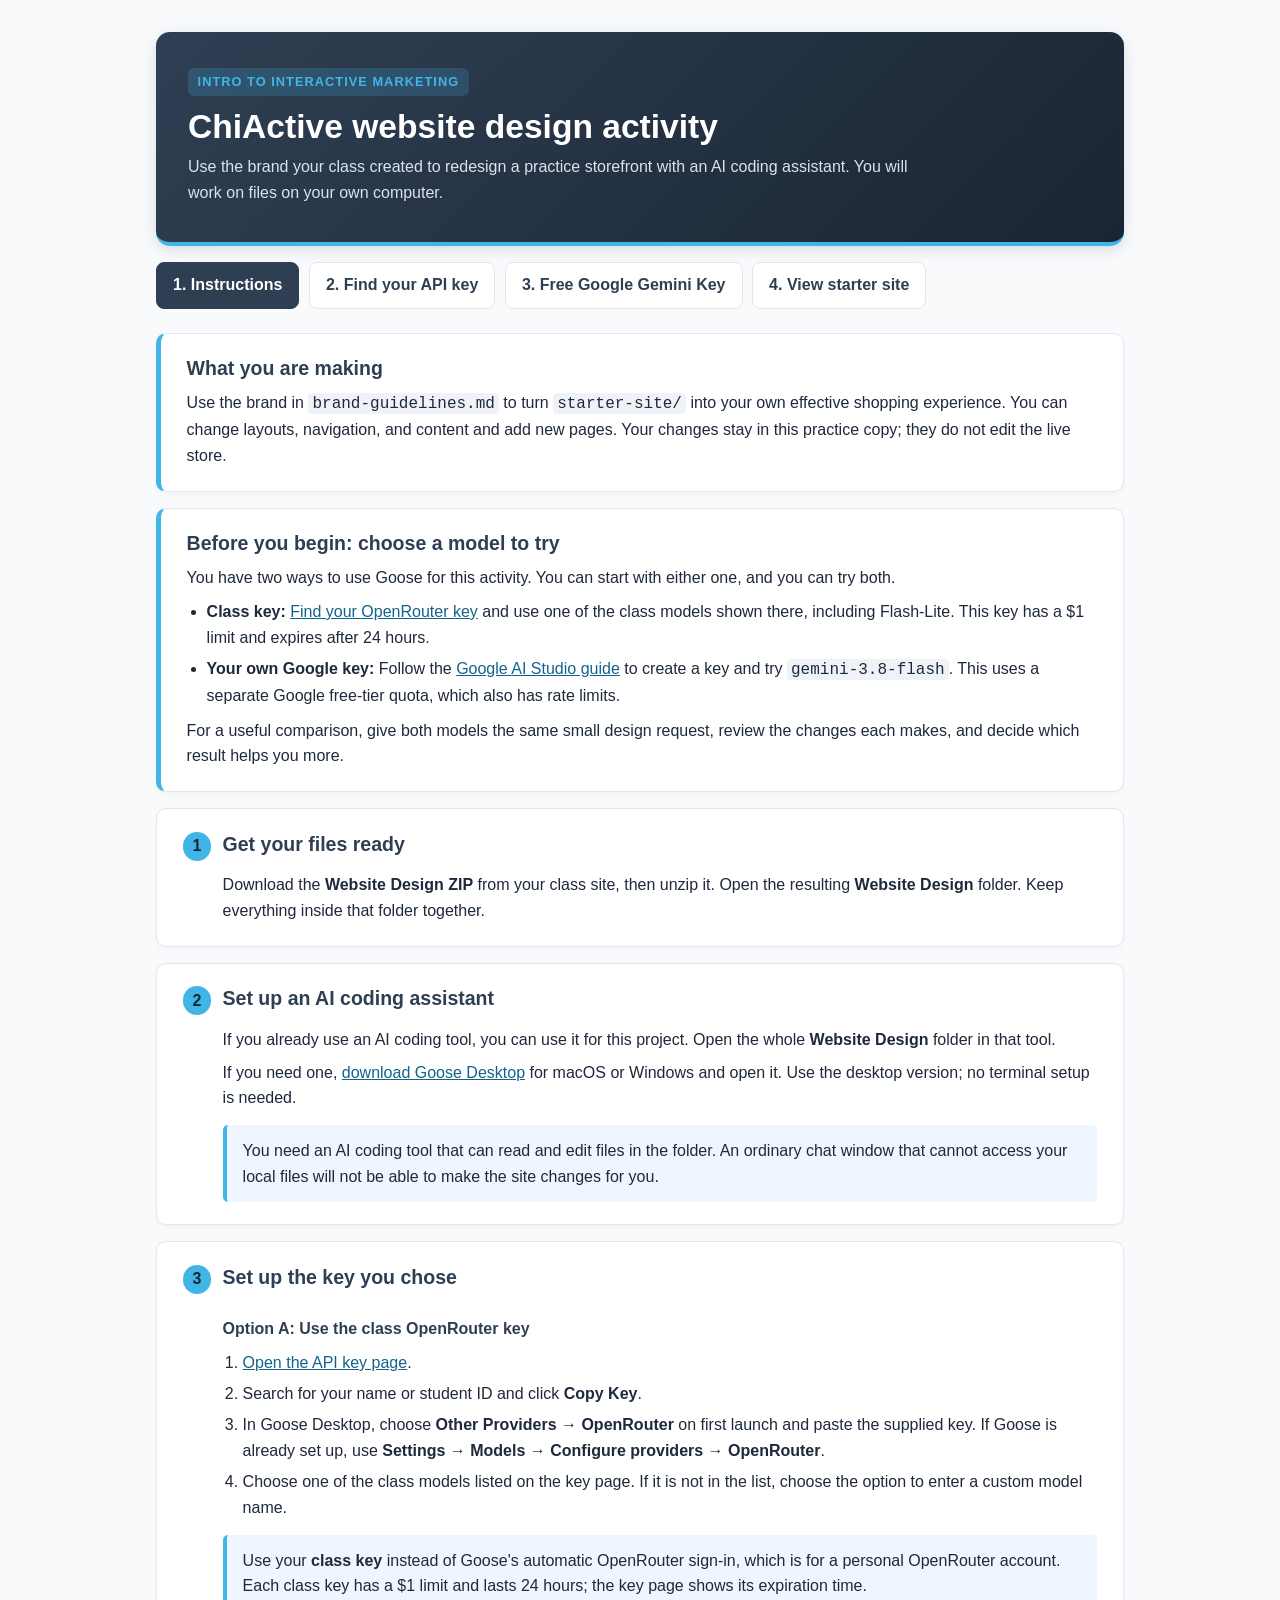
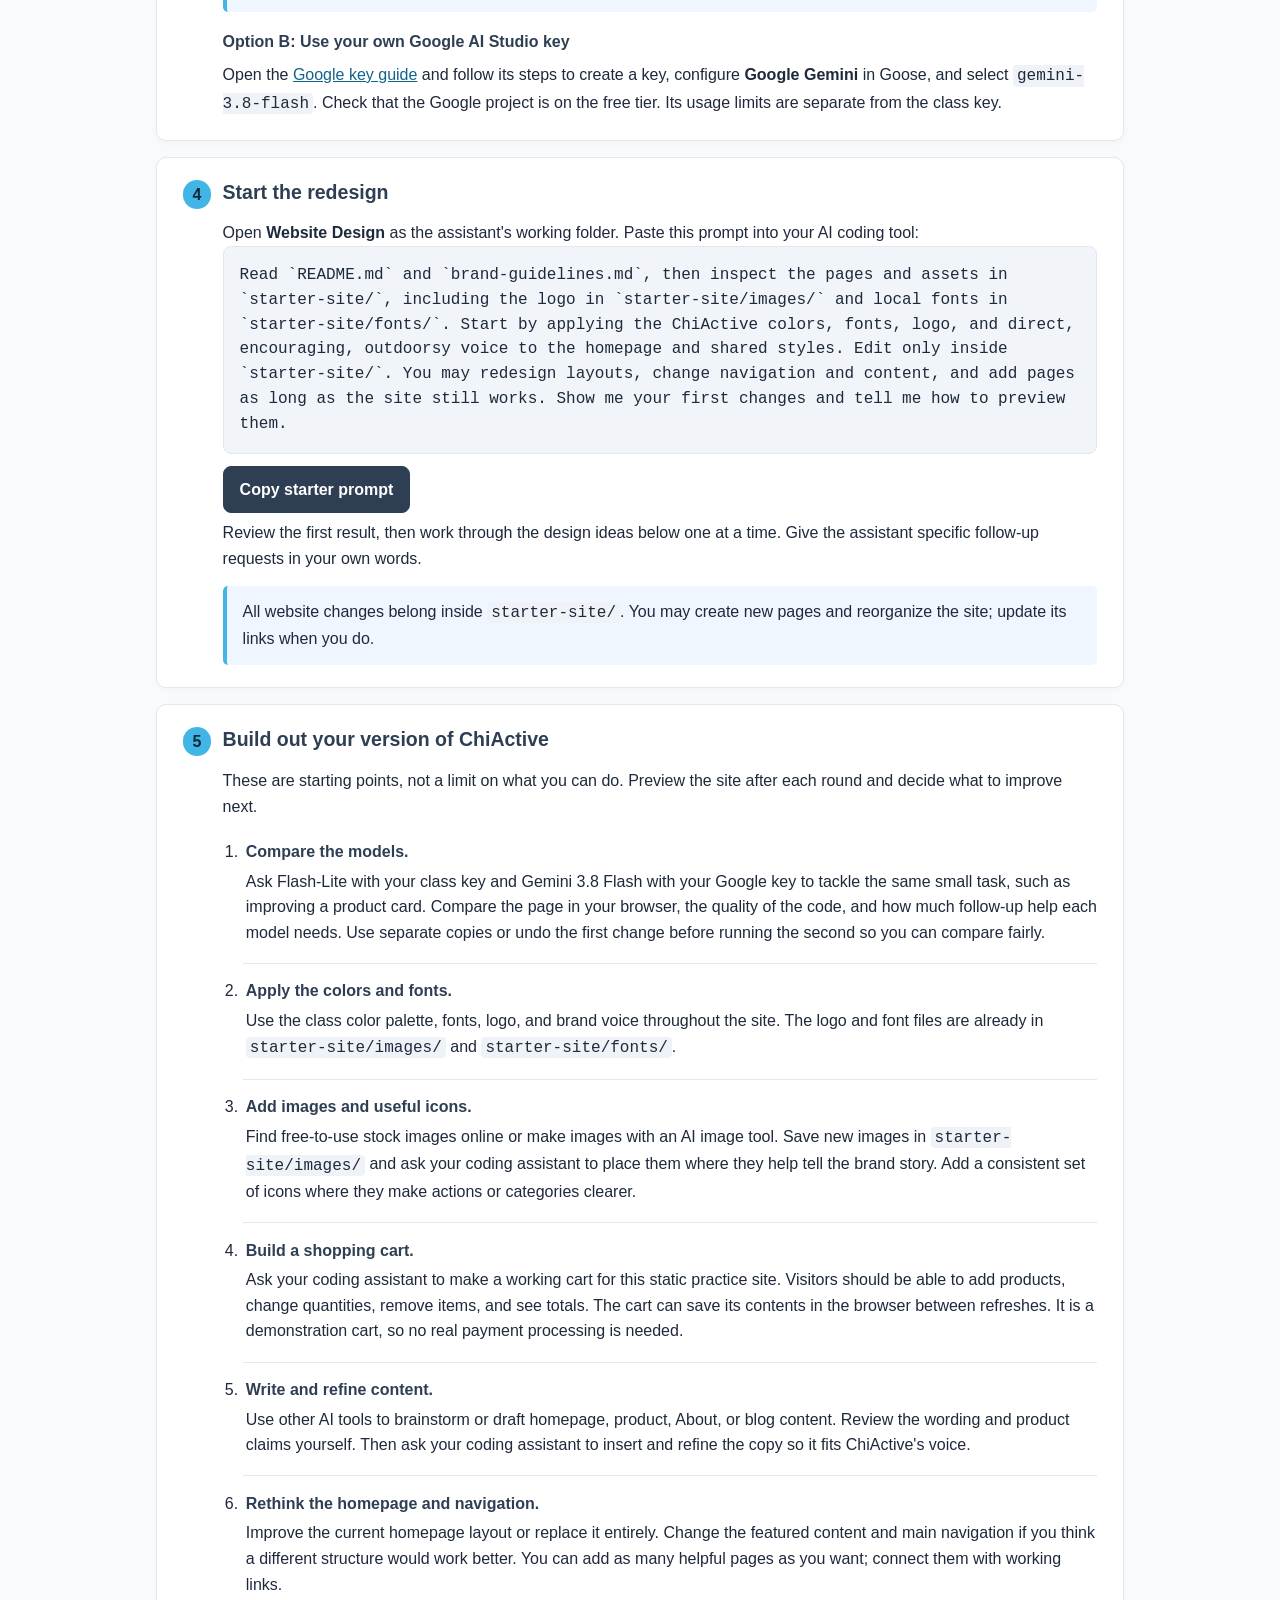
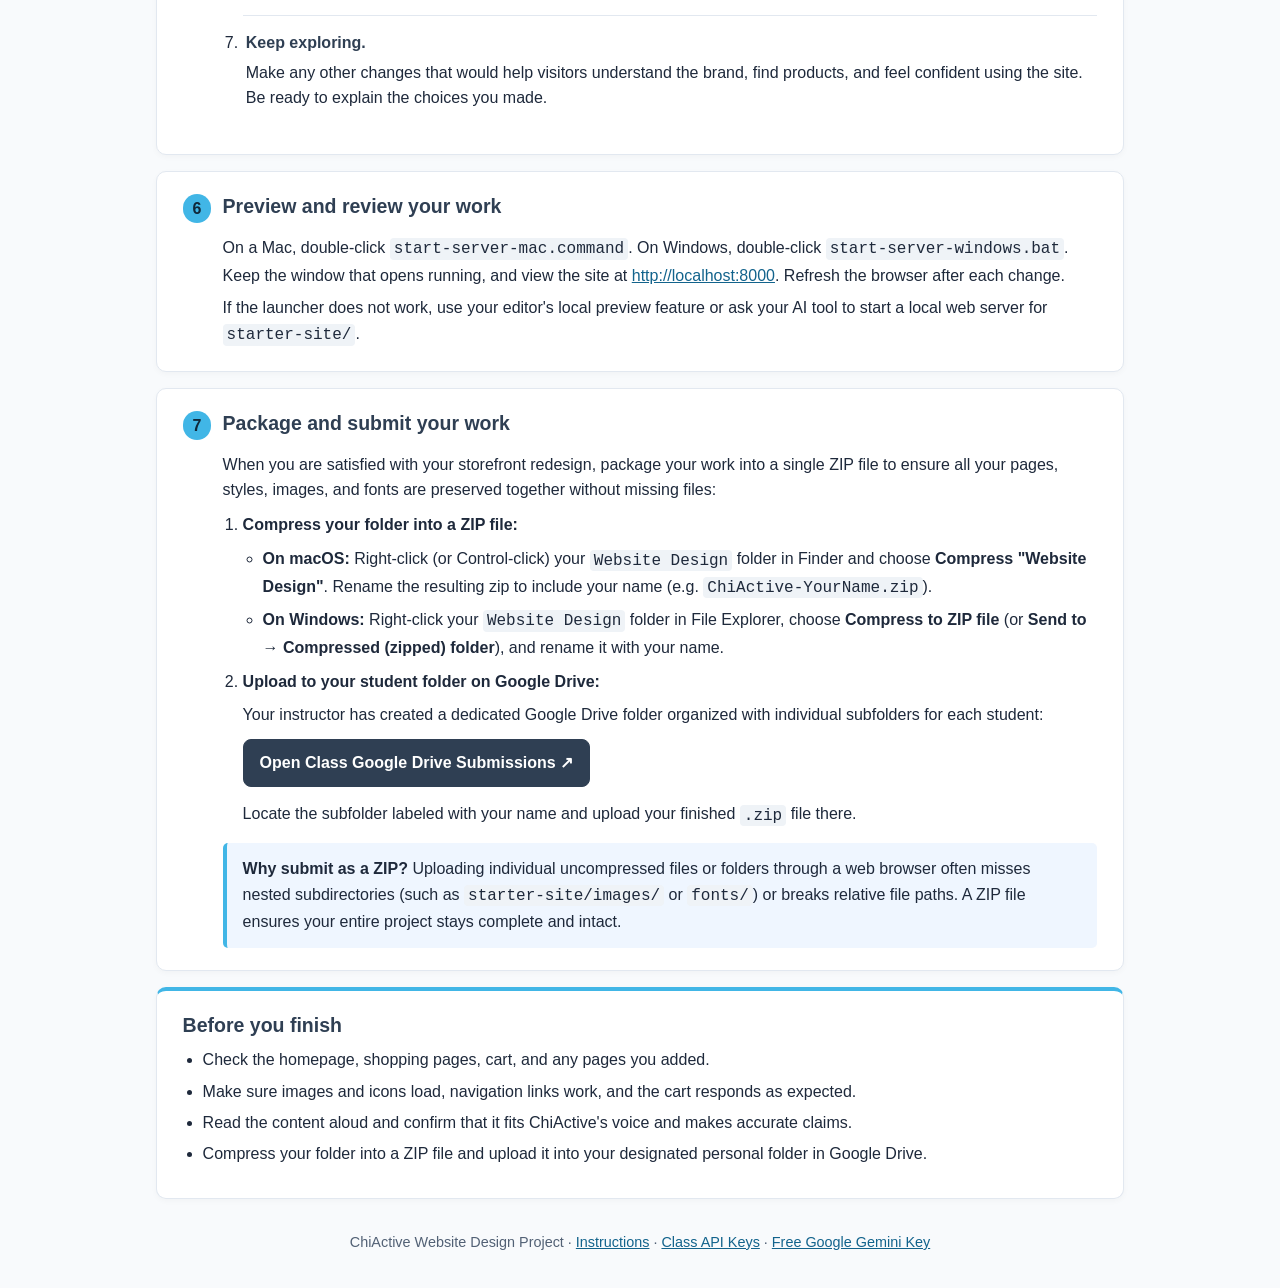
<file: designs/website-design-par/instructions.html>
<!DOCTYPE html>
<html lang="en">
<head>
  <meta charset="UTF-8">
  <meta name="viewport" content="width=device-width, initial-scale=1.0">
  <title>ChiActive Website Design — Student Instructions</title>
  <style>
    :root {
      --primary: #41B6E6;
      --secondary: #2F3F53;
      --accent: #E4022B;
      --accent-light: #F5E7BE;
      --bg: #F8FAFC;
      --surface: #FFFFFF;
      --border: #E2E8F0;
      --text: #1E293B;
      --muted: #526175;
    }
    * { box-sizing: border-box; }
    html { scroll-behavior: smooth; }
    body {
      margin: 0;
      background: var(--bg);
      color: var(--text);
      font: 16px/1.6 -apple-system, BlinkMacSystemFont, "Segoe UI", Roboto, Helvetica, Arial, sans-serif;
    }
    a { color: #12638c; }
    a:focus-visible, button:focus-visible { outline: 3px solid var(--accent); outline-offset: 3px; }
    .container { max-width: 1000px; margin: auto; padding: 2rem 1rem 4rem; }
    header {
      background: linear-gradient(135deg, var(--secondary), #1A2533);
      border-bottom: 4px solid var(--primary);
      border-radius: 14px;
      box-shadow: 0 4px 14px rgba(47, 63, 83, .15);
      color: white;
      padding: 2.25rem 2rem;
    }
    .tag {
      display: inline-block;
      margin-bottom: .65rem;
      padding: .25rem .6rem;
      border-radius: 6px;
      background: rgba(65, 182, 230, .2);
      color: var(--primary);
      font-size: .8rem;
      font-weight: 700;
      letter-spacing: .08em;
      text-transform: uppercase;
    }
    h1 { margin: 0 0 .45rem; font-size: clamp(1.65rem, 4vw, 2.1rem); line-height: 1.2; }
    header p { max-width: 730px; margin: 0; color: #D9E3EC; }
    .nav {
      display: flex;
      flex-wrap: wrap;
      gap: .6rem;
      margin: 1rem 0 1.5rem;
    }
    .nav a, .button {
      display: inline-flex;
      align-items: center;
      justify-content: center;
      min-height: 44px;
      padding: .62rem 1rem;
      border: 1px solid var(--border);
      border-radius: 8px;
      background: white;
      color: var(--secondary);
      font: inherit;
      font-weight: 700;
      text-decoration: none;
      cursor: pointer;
    }
    .nav a[aria-current="page"], .button.primary {
      border-color: var(--secondary);
      background: var(--secondary);
      color: white;
    }
    .nav a:hover, .button:hover { box-shadow: 0 2px 8px rgba(47, 63, 83, .14); }
    .intro, .step, .checklist {
      margin: 1rem 0;
      padding: 1.4rem 1.6rem;
      border: 1px solid var(--border);
      border-radius: 10px;
      background: var(--surface);
      box-shadow: 0 2px 6px rgba(0, 0, 0, .03);
    }
    .intro { border-left: 5px solid var(--primary); }
    .intro p, .step p { margin: .45rem 0 0; }
    h2 { margin: 0 0 .5rem; color: var(--secondary); font-size: 1.22rem; line-height: 1.3; }
    h3 { margin: 1.1rem 0 .3rem; color: var(--secondary); font-size: 1rem; }
    .step-title { display: flex; align-items: flex-start; gap: .7rem; }
    .number {
      flex: none;
      display: grid;
      place-items: center;
      width: 1.8rem;
      height: 1.8rem;
      border-radius: 50%;
      background: var(--primary);
      color: #10283a;
      font-weight: 800;
    }
    .step-content { margin-left: 2.5rem; }
    ul, ol { padding-left: 1.25rem; margin: .55rem 0; }
    li + li { margin-top: .35rem; }
    code, .prompt {
      font-family: ui-monospace, SFMono-Regular, Menlo, Monaco, Consolas, monospace;
    }
    code {
      padding: .1rem .25rem;
      border-radius: 4px;
      background: #EFF3F7;
      overflow-wrap: anywhere;
    }
    .note {
      margin-top: .9rem;
      padding: .8rem 1rem;
      border-left: 4px solid var(--primary);
      border-radius: 5px;
      background: #EFF6FF;
    }
    .prompt {
      padding: 1rem;
      border: 1px solid var(--border);
      border-radius: 8px;
      background: #F1F5F9;
      white-space: pre-wrap;
      overflow-wrap: anywhere;
      line-height: 1.55;
    }
    .design-list { margin-top: .9rem; }
    .design-list > li { padding: .35rem 0 .75rem .2rem; }
    .design-list > li + li { border-top: 1px solid var(--border); padding-top: .9rem; }
    .design-list h3 { display: inline; margin: 0; }
    .design-list p { margin: .25rem 0 0; }
    .actions { display: flex; flex-wrap: wrap; gap: .65rem; margin-top: .75rem; }
    .checklist { border-top: 4px solid var(--primary); }
    footer { margin-top: 2rem; color: var(--muted); text-align: center; font-size: .9rem; }
    @media (max-width: 600px) {
      .container { padding-top: 1rem; }
      header { padding: 1.5rem 1.2rem; }
      .intro, .step, .checklist { padding: 1.15rem; }
      .step-content { margin-left: 0; }
      .nav a { flex: 1 1 auto; }
    }
  </style>
</head>
<body>
  <div class="container">
    <header>
      <span class="tag">Intro to Interactive Marketing</span>
      <h1>ChiActive website design activity</h1>
      <p>Use the brand your class created to redesign a practice storefront with an AI coding assistant. You will work on files on your own computer.</p>
    </header>

    <nav class="nav" aria-label="Activity pages">
      <a href="instructions.html" aria-current="page">1. Instructions</a>
      <a href="api-keys.html">2. Find your API key</a>
      <a href="gemini-api-key.html">3. Free Google Gemini Key</a>
      <a href="starter-site/index.html">4. View starter site</a>
    </nav>

    <section class="intro" aria-labelledby="goal-heading">
      <h2 id="goal-heading">What you are making</h2>
      <p>Use the brand in <code>brand-guidelines.md</code> to turn <code>starter-site/</code> into your own effective shopping experience. You can change layouts, navigation, and content and add new pages. Your changes stay in this practice copy; they do not edit the live store.</p>
    </section>

    <section class="intro" aria-labelledby="model-choice-heading">
      <h2 id="model-choice-heading">Before you begin: choose a model to try</h2>
      <p>You have two ways to use Goose for this activity. You can start with either one, and you can try both.</p>
      <ul>
        <li><strong>Class key:</strong> <a href="api-keys.html">Find your OpenRouter key</a> and use one of the class models shown there, including Flash-Lite. This key has a $1 limit and expires after 24 hours.</li>
        <li><strong>Your own Google key:</strong> Follow the <a href="gemini-api-key.html">Google AI Studio guide</a> to create a key and try <code>gemini-3.8-flash</code>. This uses a separate Google free-tier quota, which also has rate limits.</li>
      </ul>
      <p>For a useful comparison, give both models the same small design request, review the changes each makes, and decide which result helps you more.</p>
    </section>

    <main>
      <section class="step" aria-labelledby="step-one">
        <div class="step-title"><span class="number">1</span><h2 id="step-one">Get your files ready</h2></div>
        <div class="step-content">
          <p>Download the <strong>Website Design ZIP</strong> from your class site, then unzip it. Open the resulting <strong>Website Design</strong> folder. Keep everything inside that folder together.</p>
        </div>
      </section>

      <section class="step" aria-labelledby="step-two">
        <div class="step-title"><span class="number">2</span><h2 id="step-two">Set up an AI coding assistant</h2></div>
        <div class="step-content">
          <p>If you already use an AI coding tool, you can use it for this project. Open the whole <strong>Website Design</strong> folder in that tool.</p>
          <p>If you need one, <a href="https://goose-docs.ai/docs/getting-started/installation/">download Goose Desktop</a> for macOS or Windows and open it. Use the desktop version; no terminal setup is needed.</p>
          <div class="note">You need an AI coding tool that can read and edit files in the folder. An ordinary chat window that cannot access your local files will not be able to make the site changes for you.</div>
        </div>
      </section>

      <section class="step" aria-labelledby="step-three">
        <div class="step-title"><span class="number">3</span><h2 id="step-three">Set up the key you chose</h2></div>
        <div class="step-content">
          <h3>Option A: Use the class OpenRouter key</h3>
          <ol>
            <li><a href="api-keys.html">Open the API key page</a>.</li>
            <li>Search for your name or student ID and click <strong>Copy Key</strong>.</li>
            <li>In Goose Desktop, choose <strong>Other Providers → OpenRouter</strong> on first launch and paste the supplied key. If Goose is already set up, use <strong>Settings → Models → Configure providers → OpenRouter</strong>.</li>
            <li>Choose one of the class models listed on the key page. If it is not in the list, choose the option to enter a custom model name.</li>
          </ol>
          <div class="note">Use your <strong>class key</strong> instead of Goose's automatic OpenRouter sign-in, which is for a personal OpenRouter account. Each class key has a $1 limit and lasts 24 hours; the key page shows its expiration time.</div>
          <h3>Option B: Use your own Google AI Studio key</h3>
          <p>Open the <a href="gemini-api-key.html">Google key guide</a> and follow its steps to create a key, configure <strong>Google Gemini</strong> in Goose, and select <code>gemini-3.8-flash</code>. Check that the Google project is on the free tier. Its usage limits are separate from the class key.</p>
        </div>
      </section>

      <section class="step" aria-labelledby="step-four">
        <div class="step-title"><span class="number">4</span><h2 id="step-four">Start the redesign</h2></div>
        <div class="step-content">
          <p>Open <strong>Website Design</strong> as the assistant's working folder. Paste this prompt into your AI coding tool:</p>
          <div class="prompt" id="starter-prompt">Read `README.md` and `brand-guidelines.md`, then inspect the pages and assets in `starter-site/`, including the logo in `starter-site/images/` and local fonts in `starter-site/fonts/`. Start by applying the ChiActive colors, fonts, logo, and direct, encouraging, outdoorsy voice to the homepage and shared styles. Edit only inside `starter-site/`. You may redesign layouts, change navigation and content, and add pages as long as the site still works. Show me your first changes and tell me how to preview them.</div>
          <div class="actions"><button class="button primary" id="copy-prompt" type="button">Copy starter prompt</button></div>
          <p>Review the first result, then work through the design ideas below one at a time. Give the assistant specific follow-up requests in your own words.</p>
          <div class="note">All website changes belong inside <code>starter-site/</code>. You may create new pages and reorganize the site; update its links when you do.</div>
        </div>
      </section>

      <section class="step" aria-labelledby="step-five">
        <div class="step-title"><span class="number">5</span><h2 id="step-five">Build out your version of ChiActive</h2></div>
        <div class="step-content">
          <p>These are starting points, not a limit on what you can do. Preview the site after each round and decide what to improve next.</p>
          <ol class="design-list">
            <li><h3>Compare the models.</h3><p>Ask Flash-Lite with your class key and Gemini 3.8 Flash with your Google key to tackle the same small task, such as improving a product card. Compare the page in your browser, the quality of the code, and how much follow-up help each model needs. Use separate copies or undo the first change before running the second so you can compare fairly.</p></li>
            <li><h3>Apply the colors and fonts.</h3><p>Use the class color palette, fonts, logo, and brand voice throughout the site. The logo and font files are already in <code>starter-site/images/</code> and <code>starter-site/fonts/</code>.</p></li>
            <li><h3>Add images and useful icons.</h3><p>Find free-to-use stock images online or make images with an AI image tool. Save new images in <code>starter-site/images/</code> and ask your coding assistant to place them where they help tell the brand story. Add a consistent set of icons where they make actions or categories clearer.</p></li>
            <li><h3>Build a shopping cart.</h3><p>Ask your coding assistant to make a working cart for this static practice site. Visitors should be able to add products, change quantities, remove items, and see totals. The cart can save its contents in the browser between refreshes. It is a demonstration cart, so no real payment processing is needed.</p></li>
            <li><h3>Write and refine content.</h3><p>Use other AI tools to brainstorm or draft homepage, product, About, or blog content. Review the wording and product claims yourself. Then ask your coding assistant to insert and refine the copy so it fits ChiActive's voice.</p></li>
            <li><h3>Rethink the homepage and navigation.</h3><p>Improve the current homepage layout or replace it entirely. Change the featured content and main navigation if you think a different structure would work better. You can add as many helpful pages as you want; connect them with working links.</p></li>
            <li><h3>Keep exploring.</h3><p>Make any other changes that would help visitors understand the brand, find products, and feel confident using the site. Be ready to explain the choices you made.</p></li>
          </ol>
        </div>
      </section>

      <section class="step" aria-labelledby="step-six">
        <div class="step-title"><span class="number">6</span><h2 id="step-six">Preview and review your work</h2></div>
        <div class="step-content">
          <p>On a Mac, double-click <code>start-server-mac.command</code>. On Windows, double-click <code>start-server-windows.bat</code>. Keep the window that opens running, and view the site at <a href="http://localhost:8000">http://localhost:8000</a>. Refresh the browser after each change.</p>
          <p>If the launcher does not work, use your editor's local preview feature or ask your AI tool to start a local web server for <code>starter-site/</code>.</p>
        </div>
      </section>

      <section class="step" aria-labelledby="step-seven">
        <div class="step-title"><span class="number">7</span><h2 id="step-seven">Package and submit your work</h2></div>
        <div class="step-content">
          <p>When you are satisfied with your storefront redesign, package your work into a single ZIP file to ensure all your pages, styles, images, and fonts are preserved together without missing files:</p>
          <ol>
            <li><strong>Compress your folder into a ZIP file:</strong>
              <ul>
                <li><strong>On macOS:</strong> Right-click (or Control-click) your <code>Website Design</code> folder in Finder and choose <strong>Compress "Website Design"</strong>. Rename the resulting zip to include your name (e.g. <code>ChiActive-YourName.zip</code>).</li>
                <li><strong>On Windows:</strong> Right-click your <code>Website Design</code> folder in File Explorer, choose <strong>Compress to ZIP file</strong> (or <strong>Send to &rarr; Compressed (zipped) folder</strong>), and rename it with your name.</li>
              </ul>
            </li>
            <li><strong>Upload to your student folder on Google Drive:</strong>
              <p>Your instructor has created a dedicated Google Drive folder organized with individual subfolders for each student:</p>
              <div class="actions" style="margin: 0.75rem 0 0.9rem;">
                <a href="https://drive.google.com/open?id=1BFuXhjcSGYPq9PKoQ8ssXkxPrzjJeB9o&usp=drive_fs" target="_blank" rel="noopener noreferrer" class="button primary" style="background:#2F3F53; color:white;">Open Class Google Drive Submissions ↗</a>
              </div>
              <p>Locate the subfolder labeled with your name and upload your finished <code>.zip</code> file there.</p>
            </li>
          </ol>
          <div class="note"><strong>Why submit as a ZIP?</strong> Uploading individual uncompressed files or folders through a web browser often misses nested subdirectories (such as <code>starter-site/images/</code> or <code>fonts/</code>) or breaks relative file paths. A ZIP file ensures your entire project stays complete and intact.</div>
        </div>
      </section>

      <section class="checklist" aria-labelledby="check-heading">
        <h2 id="check-heading">Before you finish</h2>
        <ul>
          <li>Check the homepage, shopping pages, cart, and any pages you added.</li>
          <li>Make sure images and icons load, navigation links work, and the cart responds as expected.</li>
          <li>Read the content aloud and confirm that it fits ChiActive's voice and makes accurate claims.</li>
          <li>Compress your folder into a ZIP file and upload it into your designated personal folder in Google Drive.</li>
        </ul>
      </section>
    </main>

    <footer>ChiActive Website Design Project · <a href="instructions.html">Instructions</a> · <a href="api-keys.html">Class API Keys</a> · <a href="gemini-api-key.html">Free Google Gemini Key</a></footer>
  </div>
  <script>
    document.getElementById('copy-prompt').addEventListener('click', async function () {
      const value = document.getElementById('starter-prompt').textContent;
      try {
        await navigator.clipboard.writeText(value);
      } catch (_) {
        const field = document.createElement('textarea');
        field.value = value;
        document.body.appendChild(field);
        field.select();
        const copied = document.execCommand('copy');
        field.remove();
        if (!copied) {
          this.textContent = 'Select the prompt above and copy it';
          return;
        }
      }
      this.textContent = 'Copied!';
      setTimeout(() => { this.textContent = 'Copy starter prompt'; }, 2000);
    });
  </script>
</body>
</html>
</file>
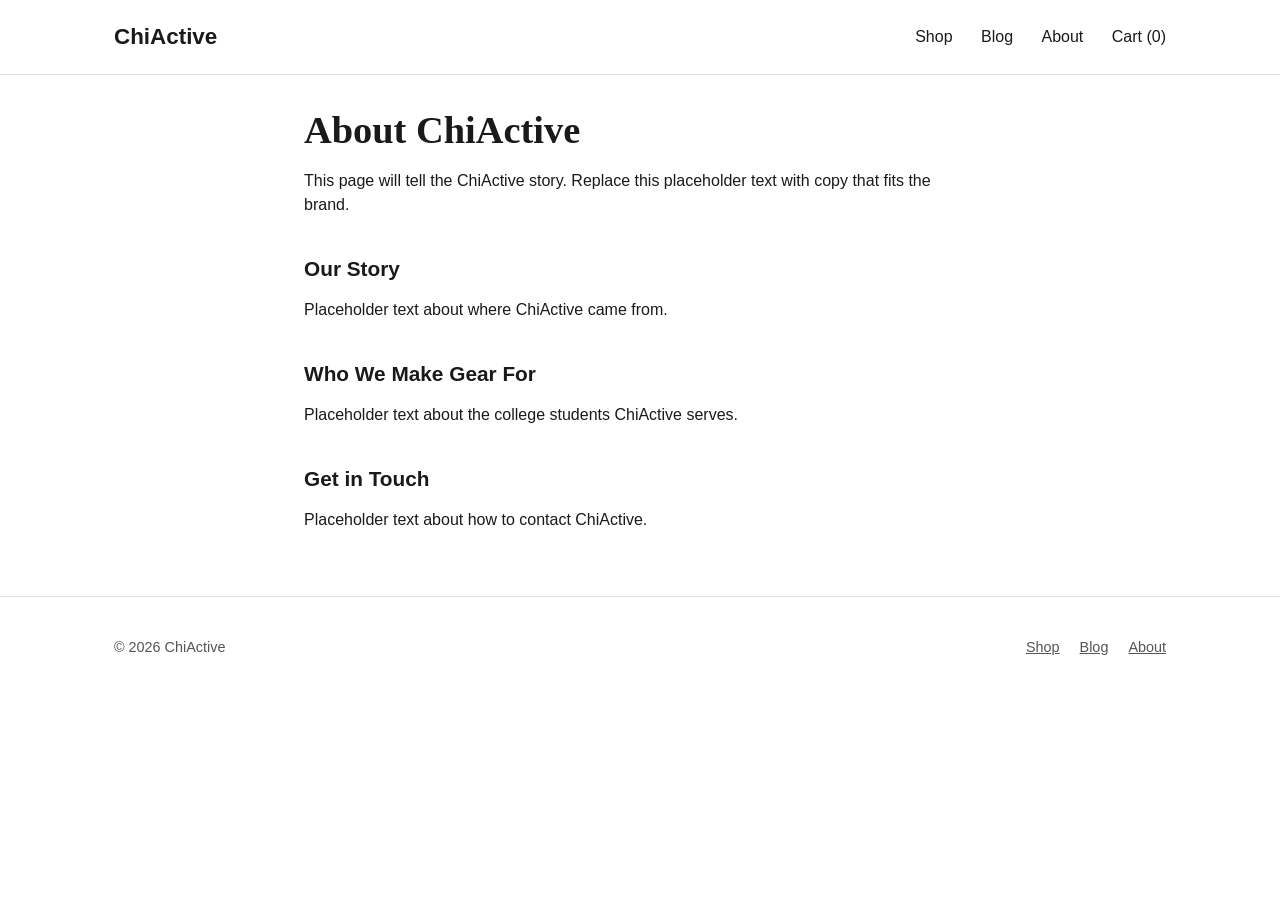
<file: designs/website-design-par/starter-site/about.html>
<!DOCTYPE html>
<html lang="en">
<head>
<meta charset="UTF-8">
<meta name="viewport" content="width=device-width, initial-scale=1">
<title>About | ChiActive</title>
<link rel="stylesheet" href="styles.css">
</head>
<body>

<header class="site-header">
  <div class="container">
    <a class="site-title" href="index.html">ChiActive</a>
    <nav class="site-nav">
      <a href="shop.html">Shop</a>
      <a href="blog/index.html">Blog</a>
      <a href="about.html">About</a>
      <a href="#">Cart (0)</a>
    </nav>
  </div>
</header>

<main class="container article">
  <h1>About ChiActive</h1>

  <p>This page will tell the ChiActive story. Replace this placeholder text with copy that fits the brand.</p>

  <h2>Our Story</h2>
  <p>Placeholder text about where ChiActive came from.</p>

  <h2>Who We Make Gear For</h2>
  <p>Placeholder text about the college students ChiActive serves.</p>

  <h2>Get in Touch</h2>
  <p>Placeholder text about how to contact ChiActive.</p>
</main>

<footer class="site-footer">
  <div class="container">
    <div>&copy; 2026 ChiActive</div>
    <div>
      <a href="shop.html">Shop</a>
      <a href="blog/index.html">Blog</a>
      <a href="about.html">About</a>
    </div>
  </div>
</footer>

</body>
</html>
</file>
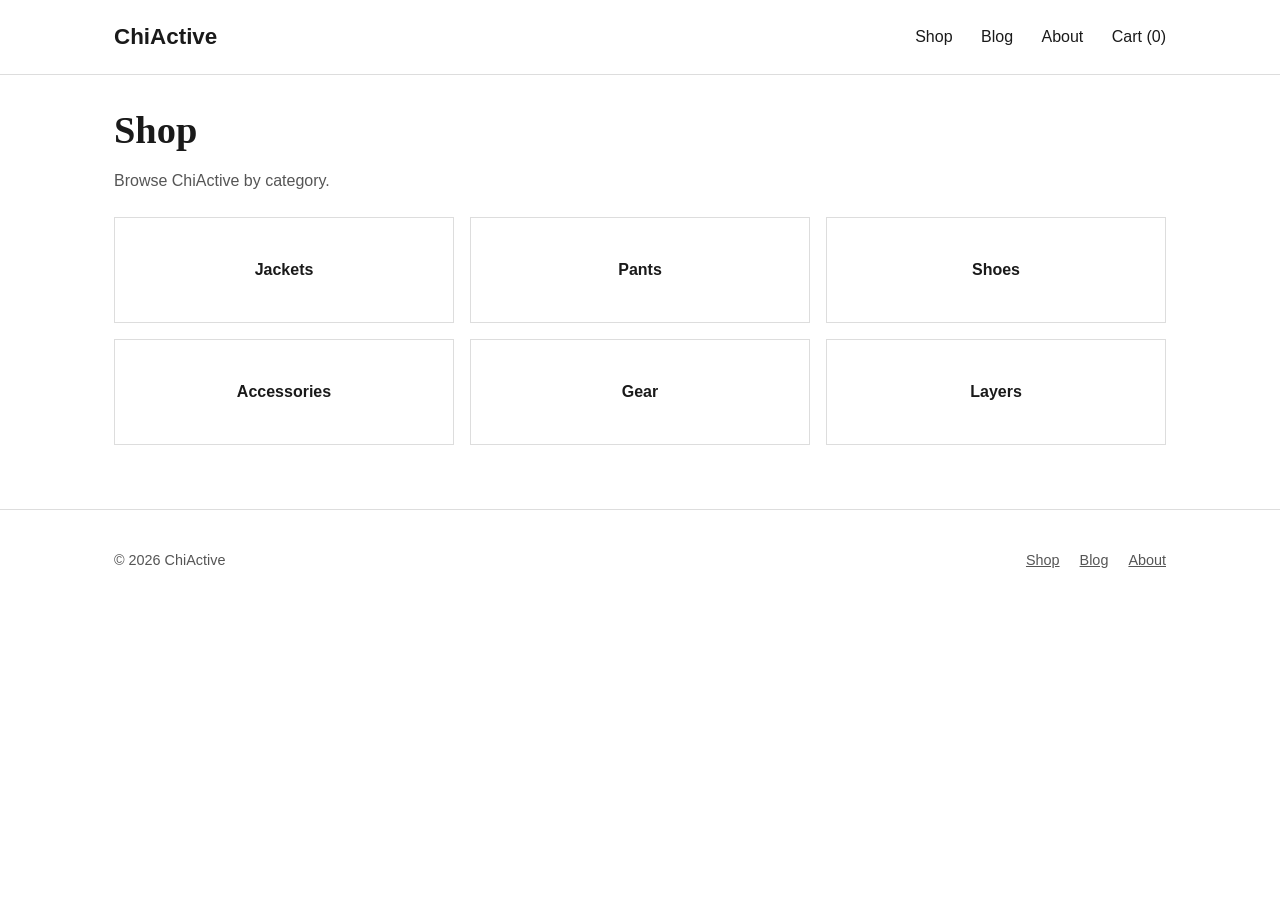
<file: designs/website-design-par/starter-site/shop.html>
<!DOCTYPE html>
<html lang="en">
<head>
<meta charset="UTF-8">
<meta name="viewport" content="width=device-width, initial-scale=1">
<title>Shop | ChiActive</title>
<link rel="stylesheet" href="styles.css">
</head>
<body>

<header class="site-header">
  <div class="container">
    <a class="site-title" href="index.html">ChiActive</a>
    <nav class="site-nav">
      <a href="shop.html">Shop</a>
      <a href="blog/index.html">Blog</a>
      <a href="about.html">About</a>
      <a href="#">Cart (0)</a>
    </nav>
  </div>
</header>

<main class="container">
  <h1>Shop</h1>
  <p class="page-intro">Browse ChiActive by category.</p>

  <div class="tiles">
    <a class="tile" href="jackets/index.html">Jackets</a>
    <a class="tile" href="pants/index.html">Pants</a>
    <a class="tile" href="#">Shoes</a>
    <a class="tile" href="#">Accessories</a>
    <a class="tile" href="#">Gear</a>
    <a class="tile" href="#">Layers</a>
  </div>
</main>

<footer class="site-footer">
  <div class="container">
    <div>&copy; 2026 ChiActive</div>
    <div>
      <a href="shop.html">Shop</a>
      <a href="blog/index.html">Blog</a>
      <a href="about.html">About</a>
    </div>
  </div>
</footer>

</body>
</html>
</file>
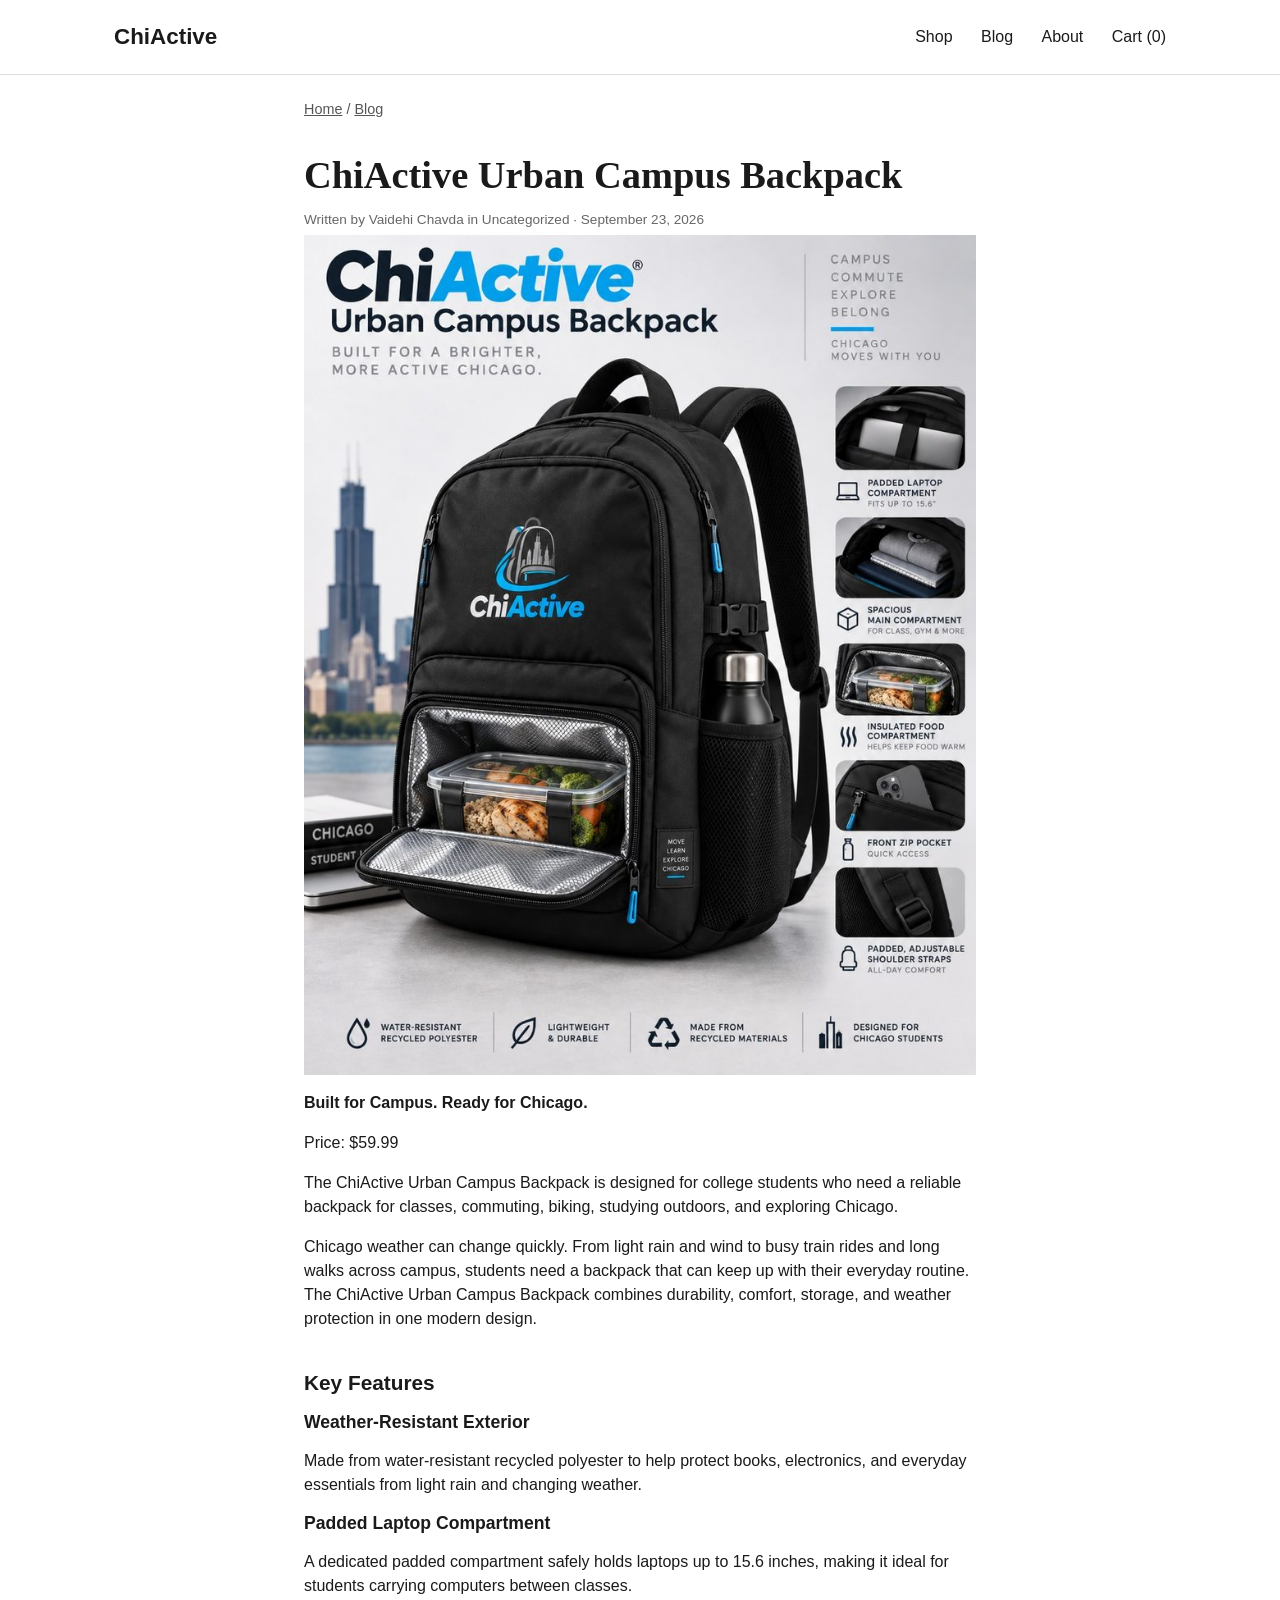
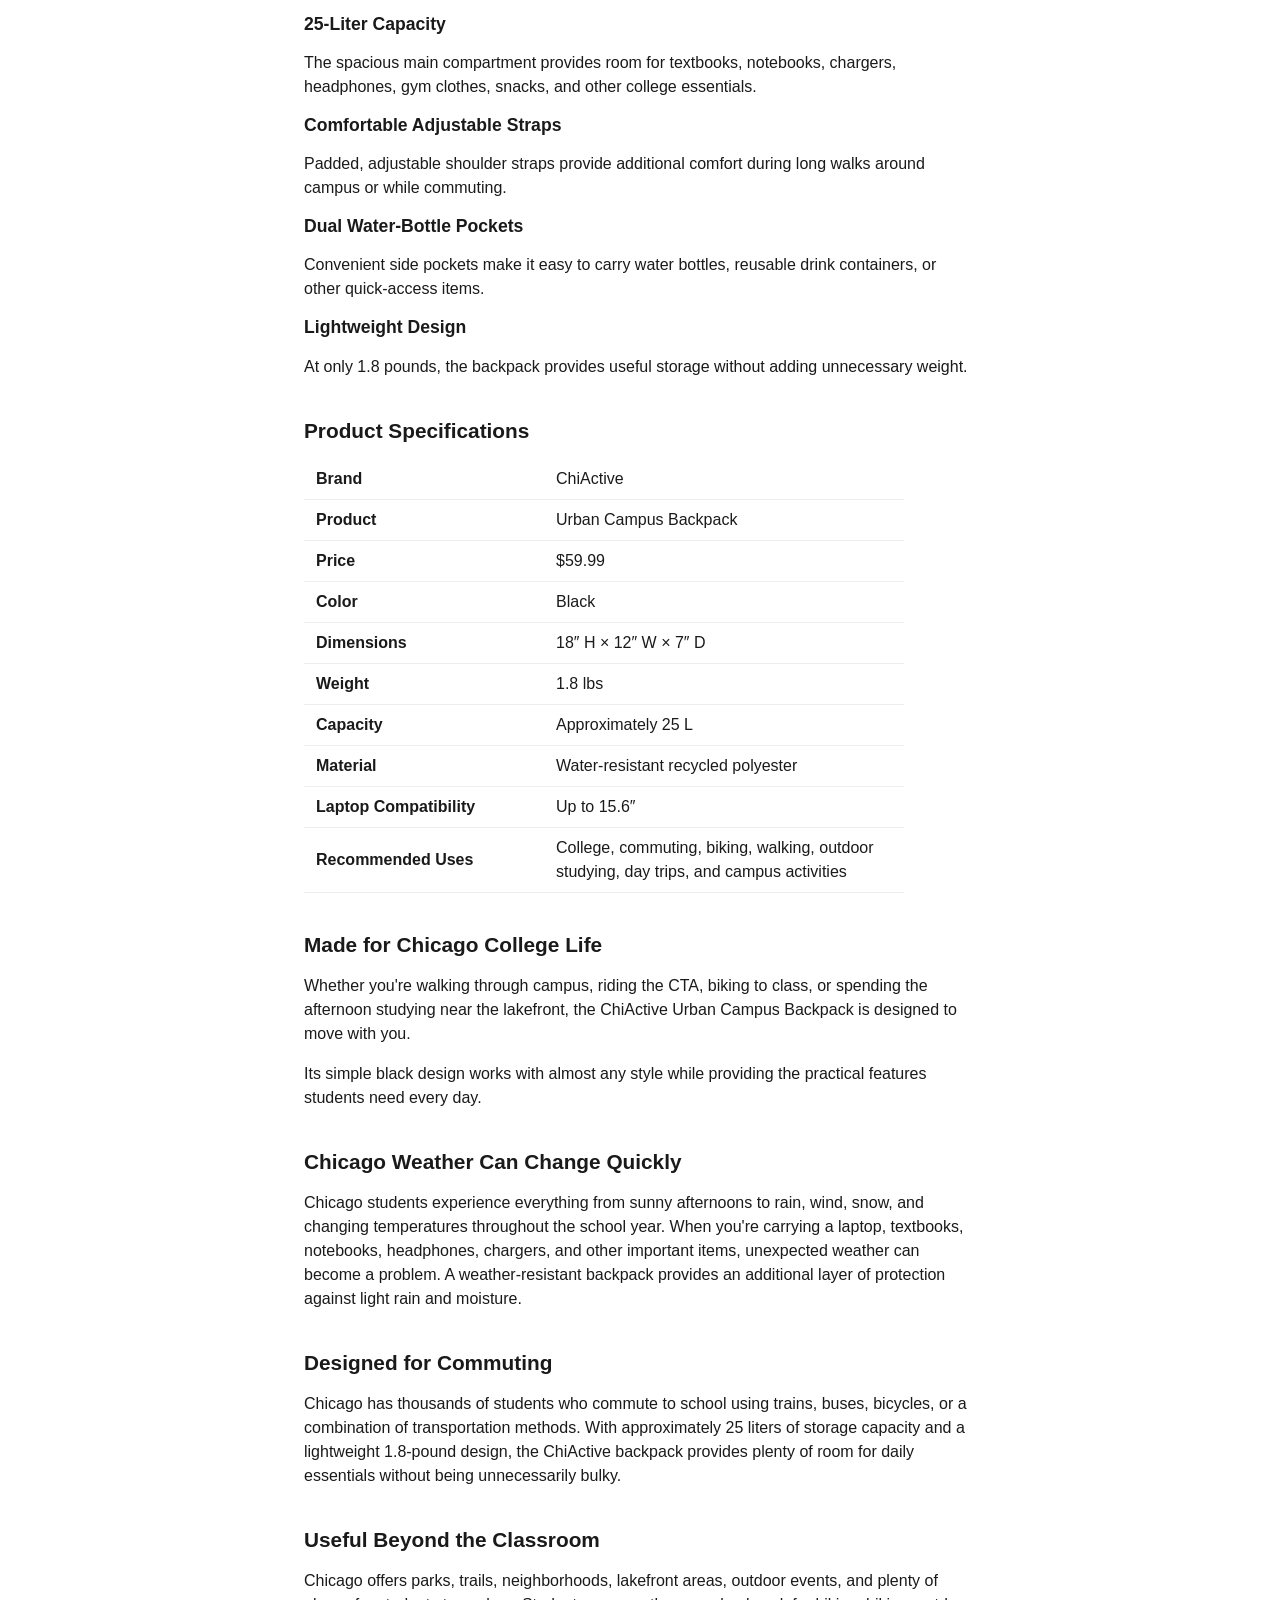
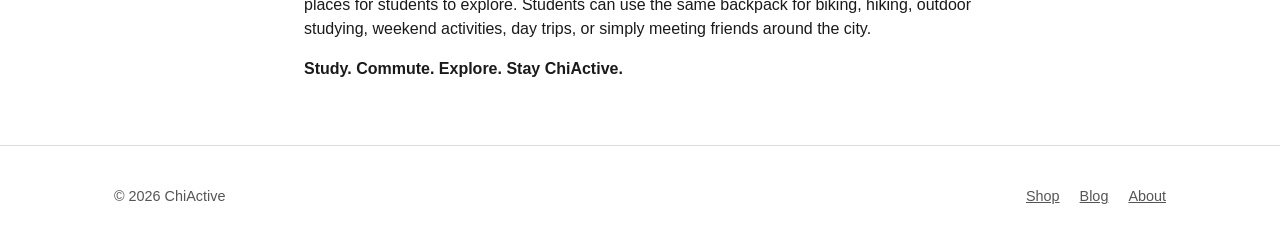
<file: designs/website-design-par/starter-site/blog/chiactive-urban-campus-backpack.html>
<!DOCTYPE html>
<html lang="en">
<head>
<meta charset="UTF-8">
<meta name="viewport" content="width=device-width, initial-scale=1">
<title>ChiActive Urban Campus Backpack | ChiActive</title>
<link rel="stylesheet" href="../styles.css">
</head>
<body>

<header class="site-header">
  <div class="container">
    <a class="site-title" href="../index.html">ChiActive</a>
    <nav class="site-nav">
      <a href="../shop.html">Shop</a>
      <a href="../blog/index.html">Blog</a>
      <a href="../about.html">About</a>
      <a href="#">Cart (0)</a>
    </nav>
  </div>
</header>

<main class="container article">
  <p class="breadcrumb"><a href="../index.html">Home</a> / <a href="index.html">Blog</a></p>
  <h1>ChiActive Urban Campus Backpack</h1>
  <p class="post-meta">Written by Vaidehi Chavda in Uncategorized &middot; September 23, 2026</p>

  <img src="../images/WhatsApp-Image-2026-09-20-at-11.32.42-PM-819x1024.jpeg" alt="ChiActive Urban Campus Backpack">

  <p><strong>Built for Campus. Ready for Chicago.</strong></p>
  <p>Price: $59.99</p>

  <p>The ChiActive Urban Campus Backpack is designed for college students who need a reliable backpack for classes, commuting, biking, studying outdoors, and exploring Chicago.</p>

  <p>Chicago weather can change quickly. From light rain and wind to busy train rides and long walks across campus, students need a backpack that can keep up with their everyday routine. The ChiActive Urban Campus Backpack combines durability, comfort, storage, and weather protection in one modern design.</p>

  <h2>Key Features</h2>

  <h3>Weather-Resistant Exterior</h3>
  <p>Made from water-resistant recycled polyester to help protect books, electronics, and everyday essentials from light rain and changing weather.</p>

  <h3>Padded Laptop Compartment</h3>
  <p>A dedicated padded compartment safely holds laptops up to 15.6 inches, making it ideal for students carrying computers between classes.</p>

  <h3>25-Liter Capacity</h3>
  <p>The spacious main compartment provides room for textbooks, notebooks, chargers, headphones, gym clothes, snacks, and other college essentials.</p>

  <h3>Comfortable Adjustable Straps</h3>
  <p>Padded, adjustable shoulder straps provide additional comfort during long walks around campus or while commuting.</p>

  <h3>Dual Water-Bottle Pockets</h3>
  <p>Convenient side pockets make it easy to carry water bottles, reusable drink containers, or other quick-access items.</p>

  <h3>Lightweight Design</h3>
  <p>At only 1.8 pounds, the backpack provides useful storage without adding unnecessary weight.</p>

  <h2>Product Specifications</h2>
  <table class="specs">
    <tr><td>Brand</td><td>ChiActive</td></tr>
    <tr><td>Product</td><td>Urban Campus Backpack</td></tr>
    <tr><td>Price</td><td>$59.99</td></tr>
    <tr><td>Color</td><td>Black</td></tr>
    <tr><td>Dimensions</td><td>18&Prime; H &times; 12&Prime; W &times; 7&Prime; D</td></tr>
    <tr><td>Weight</td><td>1.8 lbs</td></tr>
    <tr><td>Capacity</td><td>Approximately 25 L</td></tr>
    <tr><td>Material</td><td>Water-resistant recycled polyester</td></tr>
    <tr><td>Laptop Compatibility</td><td>Up to 15.6&Prime;</td></tr>
    <tr><td>Recommended Uses</td><td>College, commuting, biking, walking, outdoor studying, day trips, and campus activities</td></tr>
  </table>

  <h2>Made for Chicago College Life</h2>
  <p>Whether you're walking through campus, riding the CTA, biking to class, or spending the afternoon studying near the lakefront, the ChiActive Urban Campus Backpack is designed to move with you.</p>
  <p>Its simple black design works with almost any style while providing the practical features students need every day.</p>

  <h2>Chicago Weather Can Change Quickly</h2>
  <p>Chicago students experience everything from sunny afternoons to rain, wind, snow, and changing temperatures throughout the school year. When you're carrying a laptop, textbooks, notebooks, headphones, chargers, and other important items, unexpected weather can become a problem. A weather-resistant backpack provides an additional layer of protection against light rain and moisture.</p>

  <h2>Designed for Commuting</h2>
  <p>Chicago has thousands of students who commute to school using trains, buses, bicycles, or a combination of transportation methods. With approximately 25 liters of storage capacity and a lightweight 1.8-pound design, the ChiActive backpack provides plenty of room for daily essentials without being unnecessarily bulky.</p>

  <h2>Useful Beyond the Classroom</h2>
  <p>Chicago offers parks, trails, neighborhoods, lakefront areas, outdoor events, and plenty of places for students to explore. Students can use the same backpack for biking, hiking, outdoor studying, weekend activities, day trips, or simply meeting friends around the city.</p>

  <p><strong>Study. Commute. Explore. Stay ChiActive.</strong></p>
</main>

<footer class="site-footer">
  <div class="container">
    <div>&copy; 2026 ChiActive</div>
    <div>
      <a href="../shop.html">Shop</a>
      <a href="../blog/index.html">Blog</a>
      <a href="../about.html">About</a>
    </div>
  </div>
</footer>

</body>
</html>
</file>
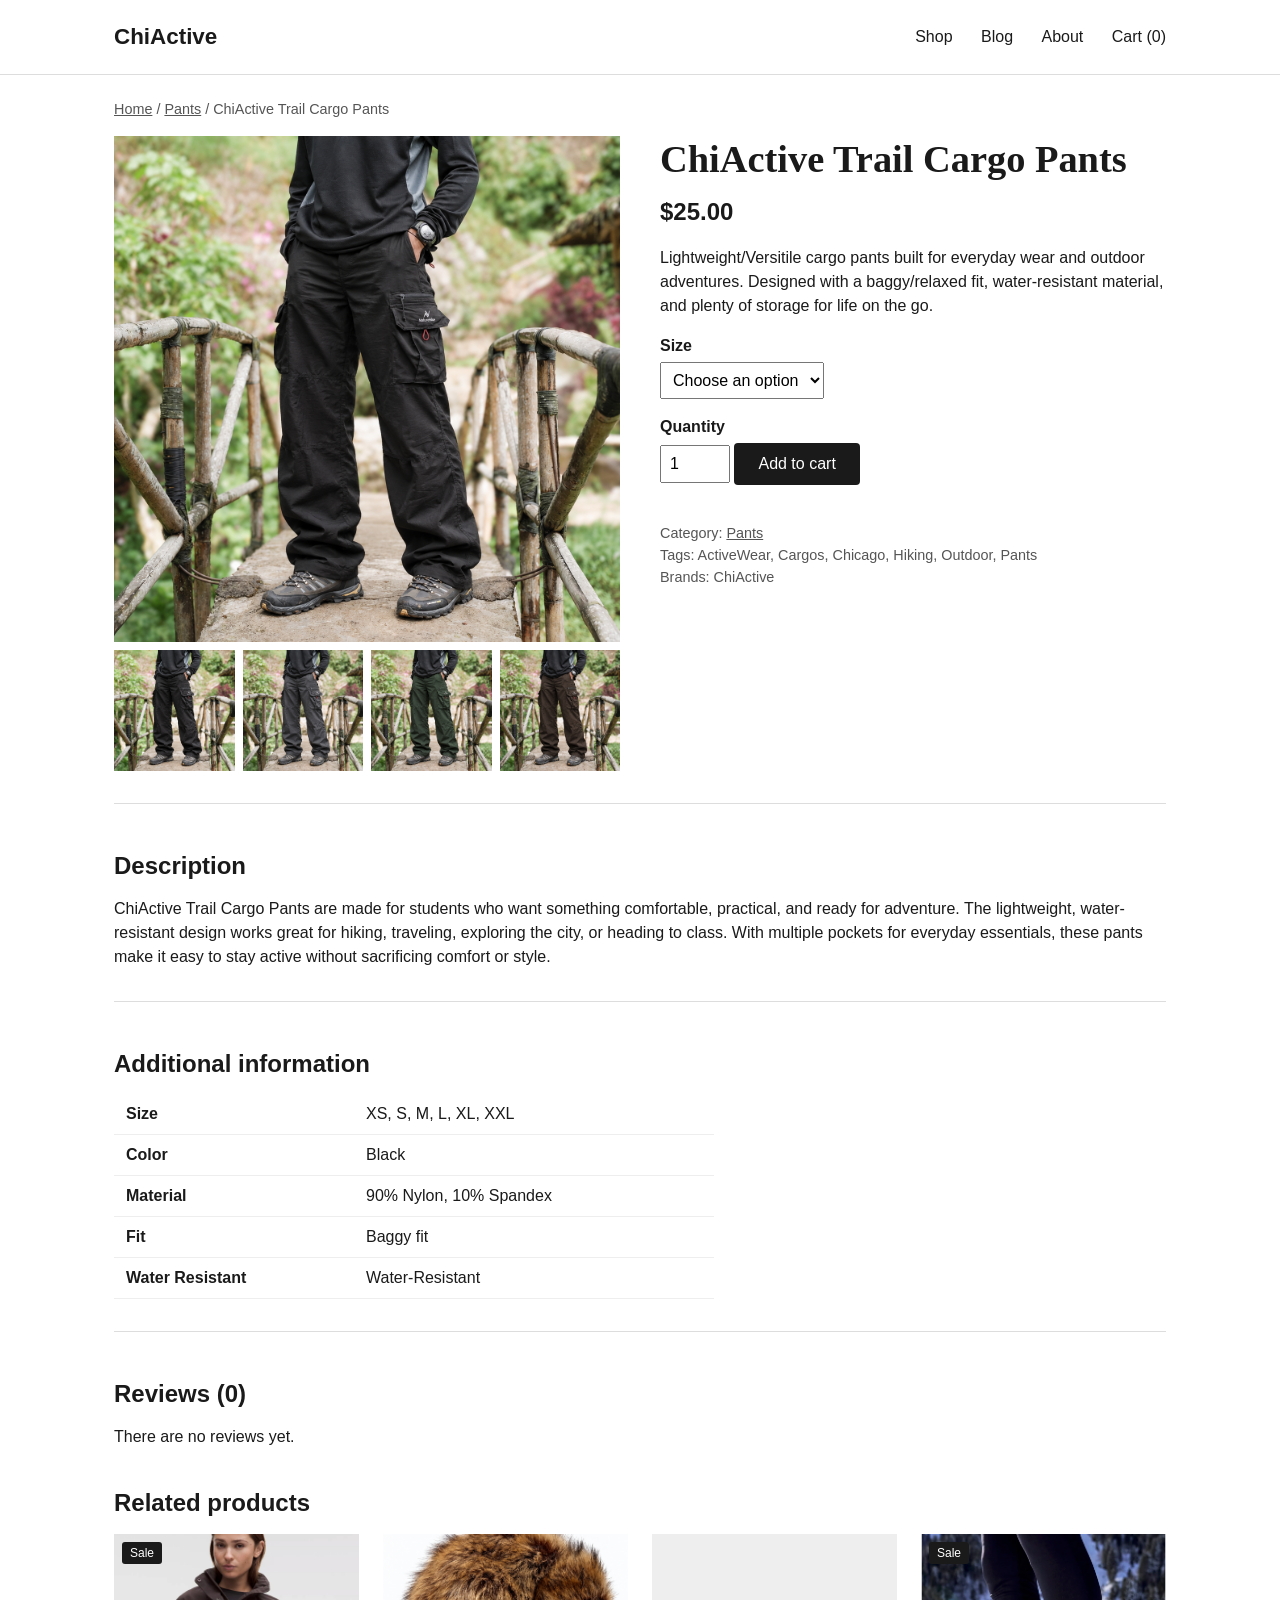
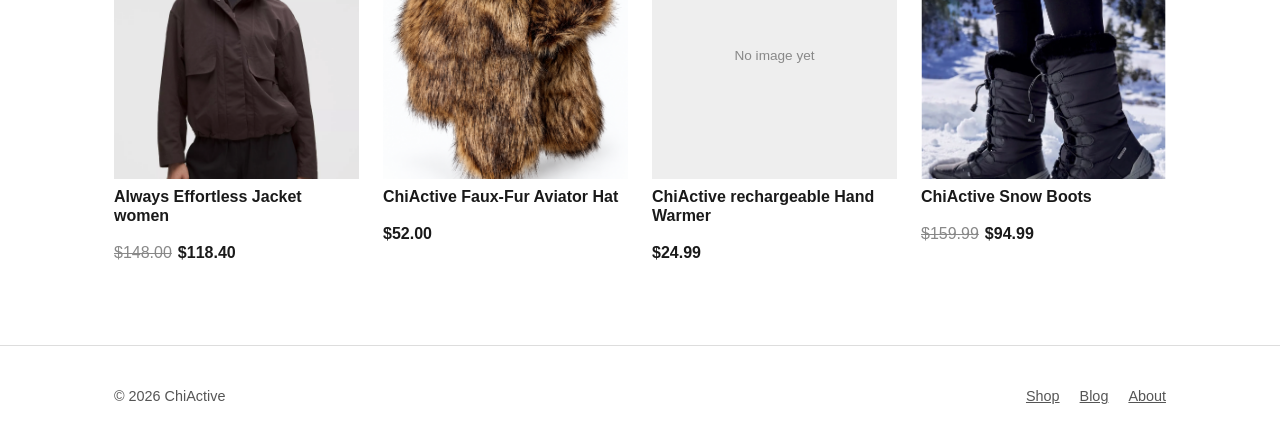
<file: designs/website-design-par/starter-site/pants/chiactive-trail-cargo-pants.html>
<!DOCTYPE html>
<html lang="en">
<head>
<meta charset="UTF-8">
<meta name="viewport" content="width=device-width, initial-scale=1">
<title>ChiActive Trail Cargo Pants | ChiActive</title>
<link rel="stylesheet" href="../styles.css">
</head>
<body>

<header class="site-header">
  <div class="container">
    <a class="site-title" href="../index.html">ChiActive</a>
    <nav class="site-nav">
      <a href="../shop.html">Shop</a>
      <a href="../blog/index.html">Blog</a>
      <a href="../about.html">About</a>
      <a href="#">Cart (0)</a>
    </nav>
  </div>
</header>

<main class="container">
  <p class="breadcrumb"><a href="../index.html">Home</a> / <a href="index.html">Pants</a> / ChiActive Trail Cargo Pants</p>

  <div class="product-detail">

    <div class="gallery">
      <img src="../images/d8fe858e-eb62-4d03-a595-571e5113690c.png" alt="ChiActive Trail Cargo Pants">
      <div class="thumbs">
        <img src="../images/d8fe858e-eb62-4d03-a595-571e5113690c.png" alt="Black">
        <img src="../images/gray.png" alt="Gray">
        <img src="../images/forest-green.png" alt="Forest green">
        <img src="../images/dark-brown.png" alt="Dark brown">
      </div>
    </div>

    <div class="buybox">
      <h1 style="margin-top:0;">ChiActive Trail Cargo Pants</h1>
      <p class="price">$25.00</p>
      <p>Lightweight/Versitile cargo pants built for everyday wear and outdoor adventures. Designed with a baggy/relaxed fit, water-resistant material, and plenty of storage for life on the go.</p>

      <form>
        <label for="size">Size</label>
        <select id="size" name="size">
          <option>Choose an option</option>
          <option>XS</option>
          <option>S</option>
          <option>M</option>
          <option>L</option>
          <option>XL</option>
          <option>XXL</option>
        </select>

        <label for="qty">Quantity</label>
        <input id="qty" type="number" value="1" min="1">

        <button class="btn" type="button">Add to cart</button>
      </form>

      <p class="product-meta">
        Category: <a href="index.html">Pants</a><br>
        Tags: ActiveWear, Cargos, Chicago, Hiking, Outdoor, Pants<br>
        Brands: ChiActive
      </p>
    </div>

  </div>

  <section class="tab-section">
    <h2>Description</h2>
    <p>ChiActive Trail Cargo Pants are made for students who want something comfortable, practical, and ready for adventure. The lightweight, water-resistant design works great for hiking, traveling, exploring the city, or heading to class. With multiple pockets for everyday essentials, these pants make it easy to stay active without sacrificing comfort or style.</p>
  </section>

  <section class="tab-section">
    <h2>Additional information</h2>
    <table class="specs">
      <tr><td>Size</td><td>XS, S, M, L, XL, XXL</td></tr>
      <tr><td>Color</td><td>Black</td></tr>
      <tr><td>Material</td><td>90% Nylon, 10% Spandex</td></tr>
      <tr><td>Fit</td><td>Baggy fit</td></tr>
      <tr><td>Water Resistant</td><td>Water-Resistant</td></tr>
    </table>
  </section>

  <section class="tab-section">
    <h2>Reviews (0)</h2>
    <p>There are no reviews yet.</p>
  </section>

  <h2>Related products</h2>
  <div class="product-grid">
    <div class="product-card">
      <span class="badge-sale">Sale</span>
      <a href="#">
        <img src="../images/Skarmavbild-2026-09-16-kl.-08.30.03.png" alt="Always Effortless Jacket women">
        <h3>Always Effortless Jacket women</h3>
        <p class="price"><span class="price-old">$148.00</span>$118.40</p>
      </a>
    </div>
    <div class="product-card">
      <a href="#">
        <img src="../images/chi-active-aviator-hat-2.png" alt="ChiActive Faux-Fur Aviator Hat">
        <h3>ChiActive Faux-Fur Aviator Hat</h3>
        <p class="price">$52.00</p>
      </a>
    </div>
    <div class="product-card">
      <a href="#">
        <div class="img-placeholder">No image yet</div>
        <h3>ChiActive rechargeable Hand Warmer</h3>
        <p class="price">$24.99</p>
      </a>
    </div>
    <div class="product-card">
      <span class="badge-sale">Sale</span>
      <a href="#">
        <img src="../images/Screenshot-2026-09-16-at-8.33.54-AM.png" alt="ChiActive Snow Boots">
        <h3>ChiActive Snow Boots</h3>
        <p class="price"><span class="price-old">$159.99</span>$94.99</p>
      </a>
    </div>
  </div>
</main>

<footer class="site-footer">
  <div class="container">
    <div>&copy; 2026 ChiActive</div>
    <div>
      <a href="../shop.html">Shop</a>
      <a href="../blog/index.html">Blog</a>
      <a href="../about.html">About</a>
    </div>
  </div>
</footer>

</body>
</html>
</file>
<file: designs/website-design-par/starter-site/styles.css>
/* ChiActive starter styles: the CURRENT unbranded look.
   Restyle this file (and the HTML if needed) to apply the brand in brand-guidelines.md. */

* { box-sizing: border-box; }

body {
  margin: 0;
  font-family: -apple-system, "Segoe UI", Arial, sans-serif;
  color: #1a1a1a;
  background: #fff;
  line-height: 1.5;
}

a { color: inherit; }
img { max-width: 100%; display: block; }

.container { max-width: 1100px; margin: 0 auto; padding: 0 24px; }

/* Header and navigation */
.site-header { border-bottom: 1px solid #ddd; }
.site-header .container { display: flex; align-items: center; justify-content: space-between; padding-top: 20px; padding-bottom: 20px; }
.site-title { font-size: 1.4rem; font-weight: 700; text-decoration: none; }
.site-nav a { margin-left: 24px; text-decoration: none; }
.site-nav a:hover { text-decoration: underline; }

/* Typography */
h1, h2, h3 { line-height: 1.2; }
h1 { font-family: Georgia, "Times New Roman", serif; font-size: 2.4rem; margin: 32px 0 12px; }
h2 { font-size: 1.5rem; margin: 40px 0 16px; }
h3 { font-size: 1.1rem; margin: 0 0 8px; }

/* Buttons */
.btn { display: inline-block; background: #1a1a1a; color: #fff; padding: 12px 24px; border: 0; border-radius: 4px; text-decoration: none; font-size: 1rem; cursor: pointer; }

/* Homepage hero */
.hero { background: #eee; padding: 80px 0; text-align: center; }
.hero h1 { margin-top: 0; font-size: 3rem; }
.hero p { font-size: 1.2rem; margin-bottom: 24px; }

/* Category tiles */
.tiles { display: grid; grid-template-columns: repeat(3, 1fr); gap: 16px; }
.tile { border: 1px solid #ddd; padding: 40px 16px; text-align: center; text-decoration: none; font-weight: 600; }

/* Product grid and cards */
.product-grid { display: grid; grid-template-columns: repeat(4, 1fr); gap: 24px; }
.product-card { position: relative; }
.product-card a { text-decoration: none; }
.product-card img, .img-placeholder { width: 100%; aspect-ratio: 1 / 1; object-fit: cover; background: #eee; margin-bottom: 8px; }
.img-placeholder { display: flex; align-items: center; justify-content: center; color: #888; font-size: 0.85rem; }
.product-card h3 { font-size: 1rem; margin: 4px 0; }
.price { font-weight: 600; }
.price-old { color: #888; text-decoration: line-through; font-weight: 400; margin-right: 6px; }
.badge-sale { position: absolute; top: 8px; left: 8px; background: #1a1a1a; color: #fff; font-size: 0.75rem; padding: 2px 8px; border-radius: 3px; }

/* Breadcrumb */
.breadcrumb { font-size: 0.9rem; color: #555; margin: 24px 0 0; }

/* Product detail page */
.product-detail { display: grid; grid-template-columns: 1fr 1fr; gap: 40px; margin-top: 16px; }
.gallery .thumbs { display: grid; grid-template-columns: repeat(4, 1fr); gap: 8px; margin-top: 8px; }
.buybox .price { font-size: 1.5rem; margin: 8px 0 16px; }
.buybox label { display: block; font-weight: 600; margin-bottom: 4px; }
.buybox select, .buybox input[type="number"] { padding: 8px; font-size: 1rem; margin-bottom: 16px; }
.buybox input[type="number"] { width: 70px; }
.product-meta { font-size: 0.9rem; color: #555; margin-top: 24px; }
.tab-section { border-top: 1px solid #ddd; margin-top: 32px; padding-top: 8px; }
table.specs { border-collapse: collapse; width: 100%; max-width: 600px; }
table.specs td { padding: 8px 12px; border-bottom: 1px solid #eee; }
table.specs td:first-child { font-weight: 600; width: 40%; }

/* Blog */
.post-list article { display: grid; grid-template-columns: 200px 1fr; gap: 24px; padding: 24px 0; border-bottom: 1px solid #eee; }
.post-list article.no-image { grid-template-columns: 1fr; }
.post-meta { font-size: 0.85rem; color: #666; margin: 0 0 4px; }
.post-list h2 { margin: 0 0 8px; font-size: 1.3rem; }
.article { max-width: 720px; }
.article h2 { font-size: 1.3rem; }

/* Page intro text */
.page-intro { max-width: 720px; color: #555; margin-bottom: 24px; }

/* Footer */
.site-footer { border-top: 1px solid #ddd; margin-top: 64px; padding: 40px 0; font-size: 0.9rem; color: #555; }
.site-footer .container { display: flex; justify-content: space-between; }
.site-footer a { margin-left: 16px; }
</file>
